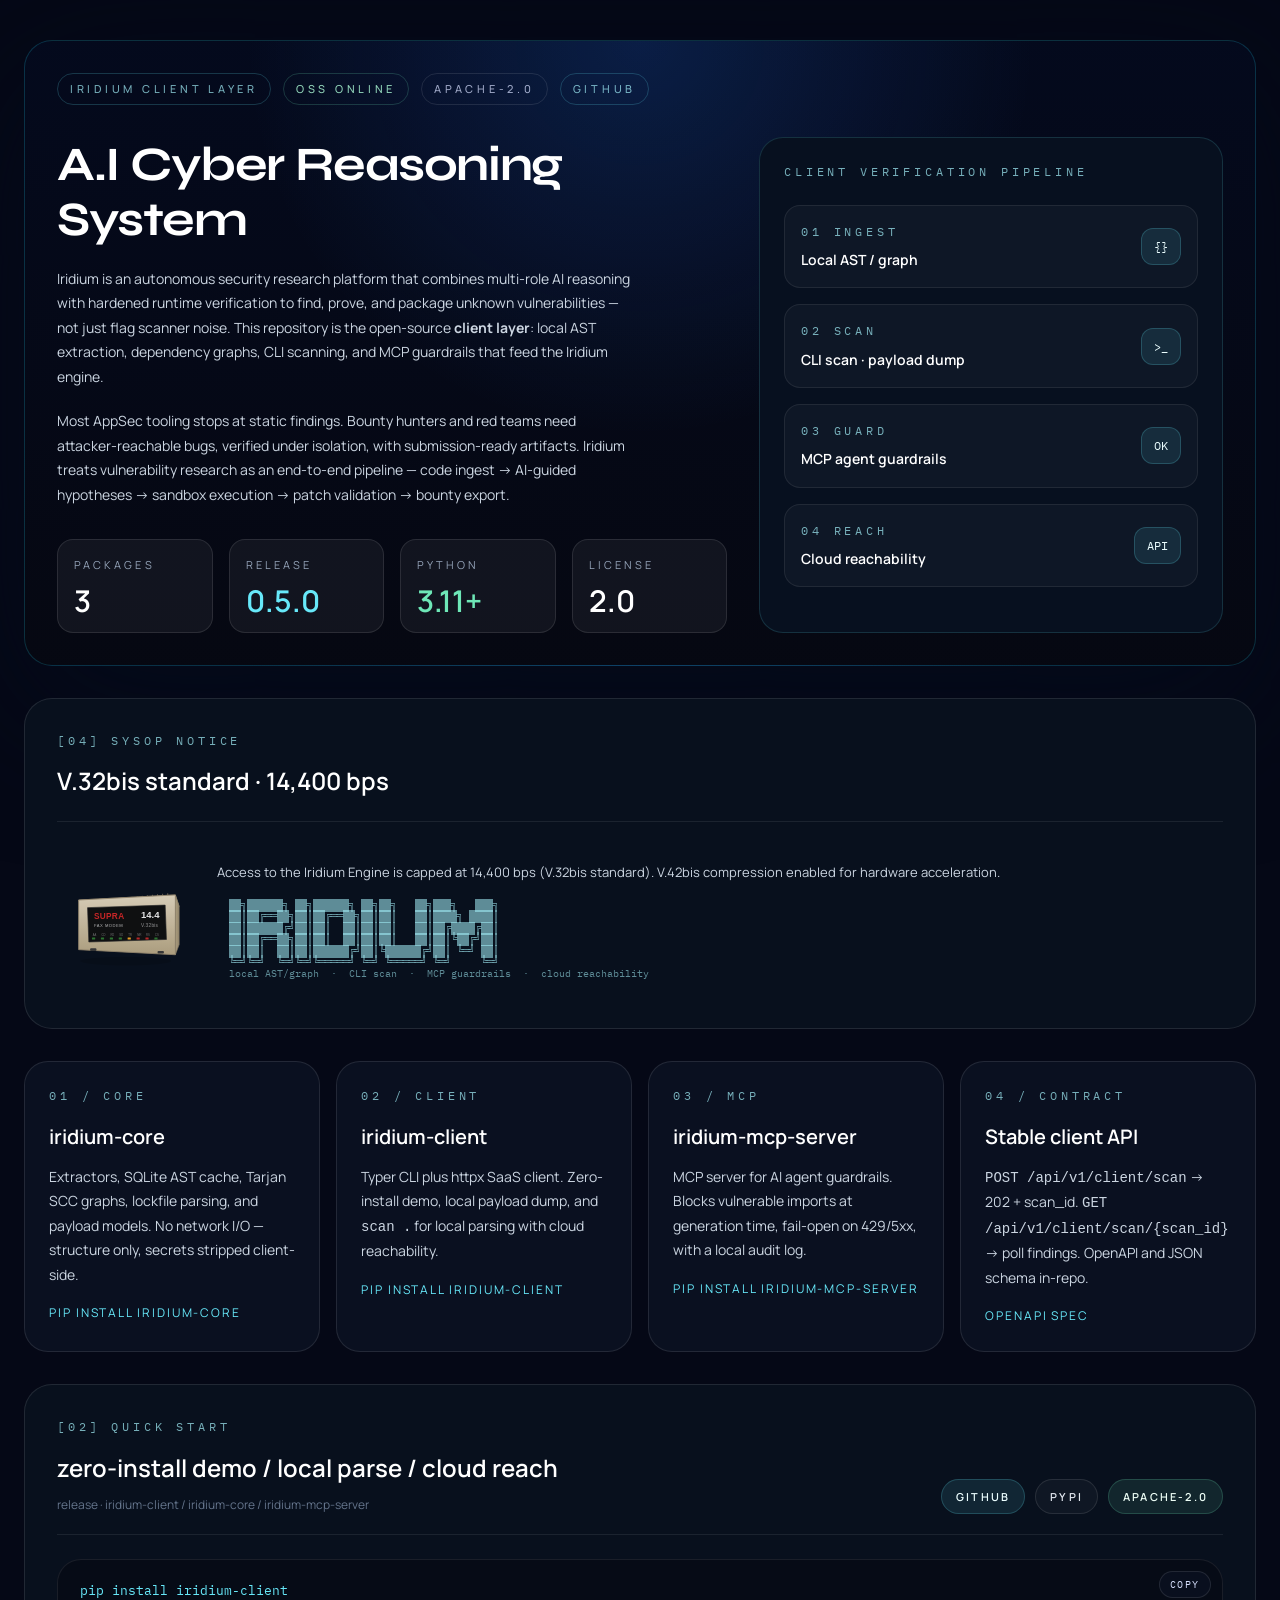
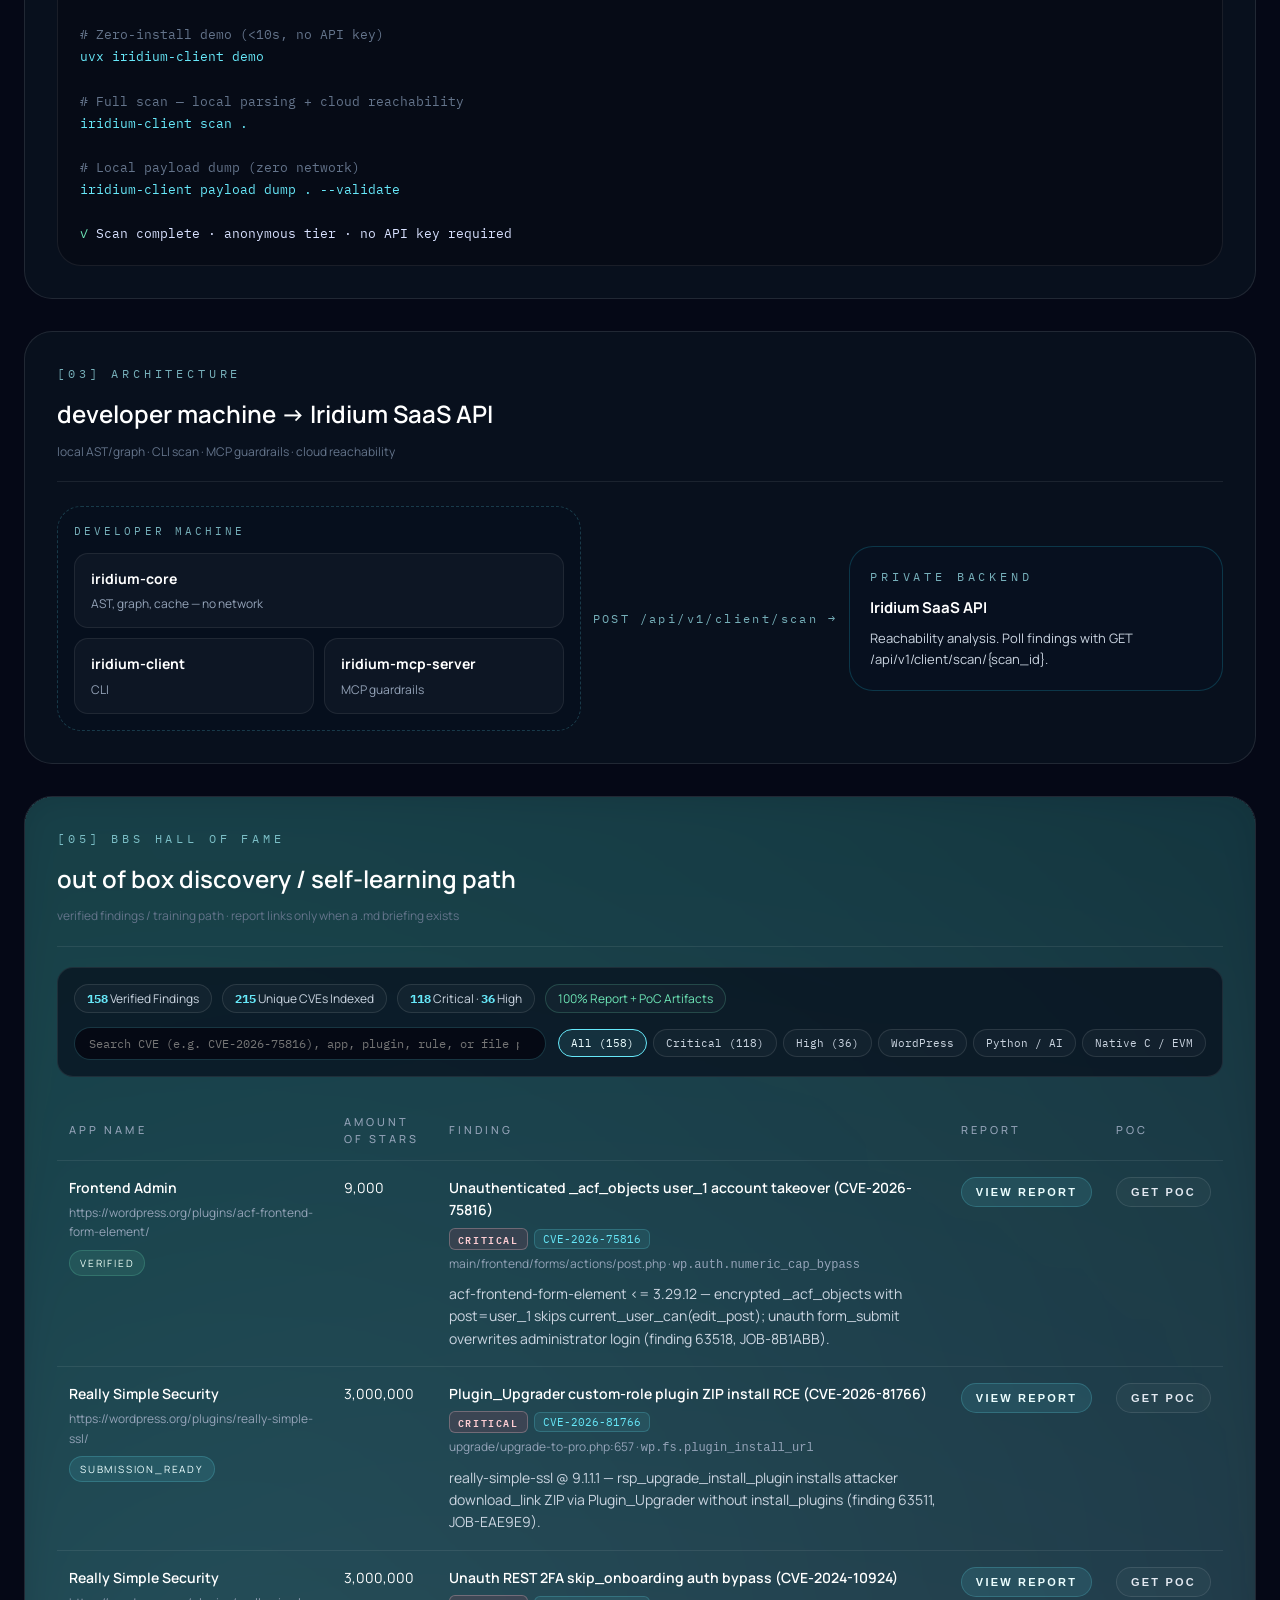
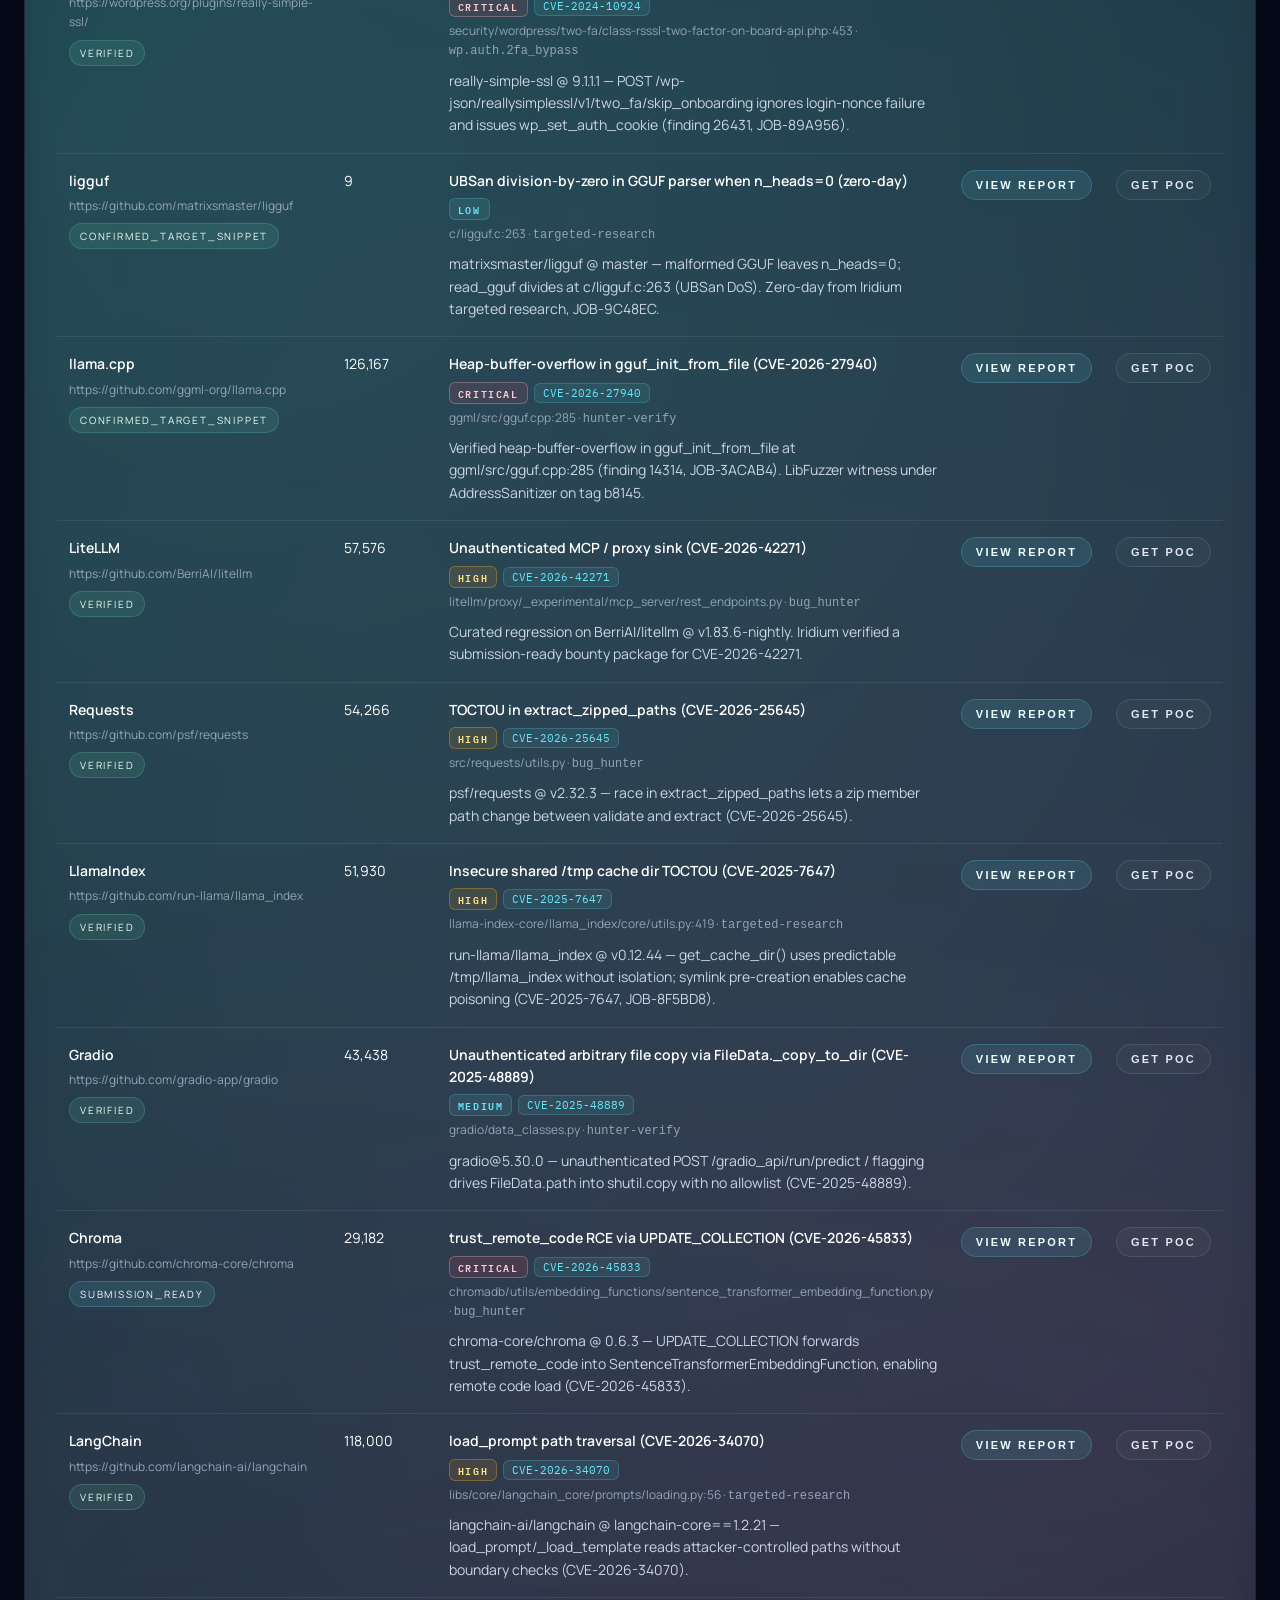
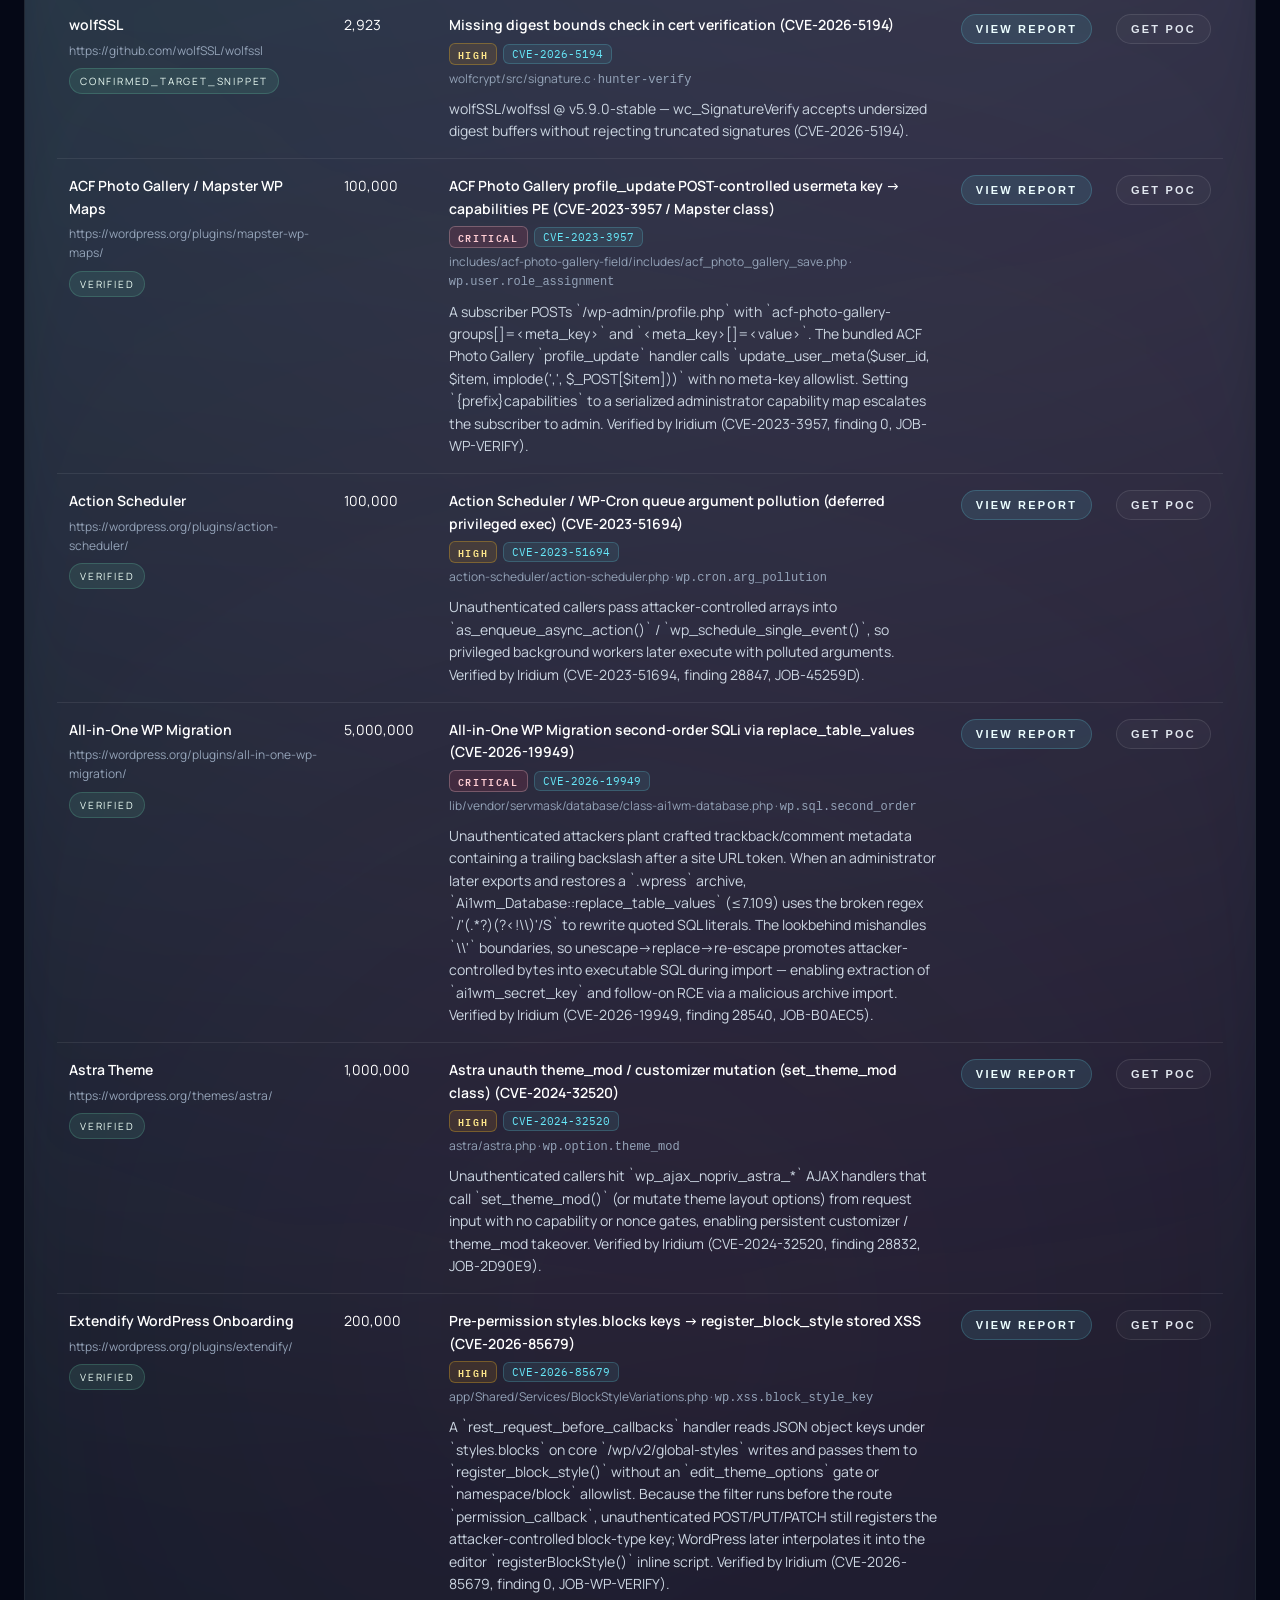
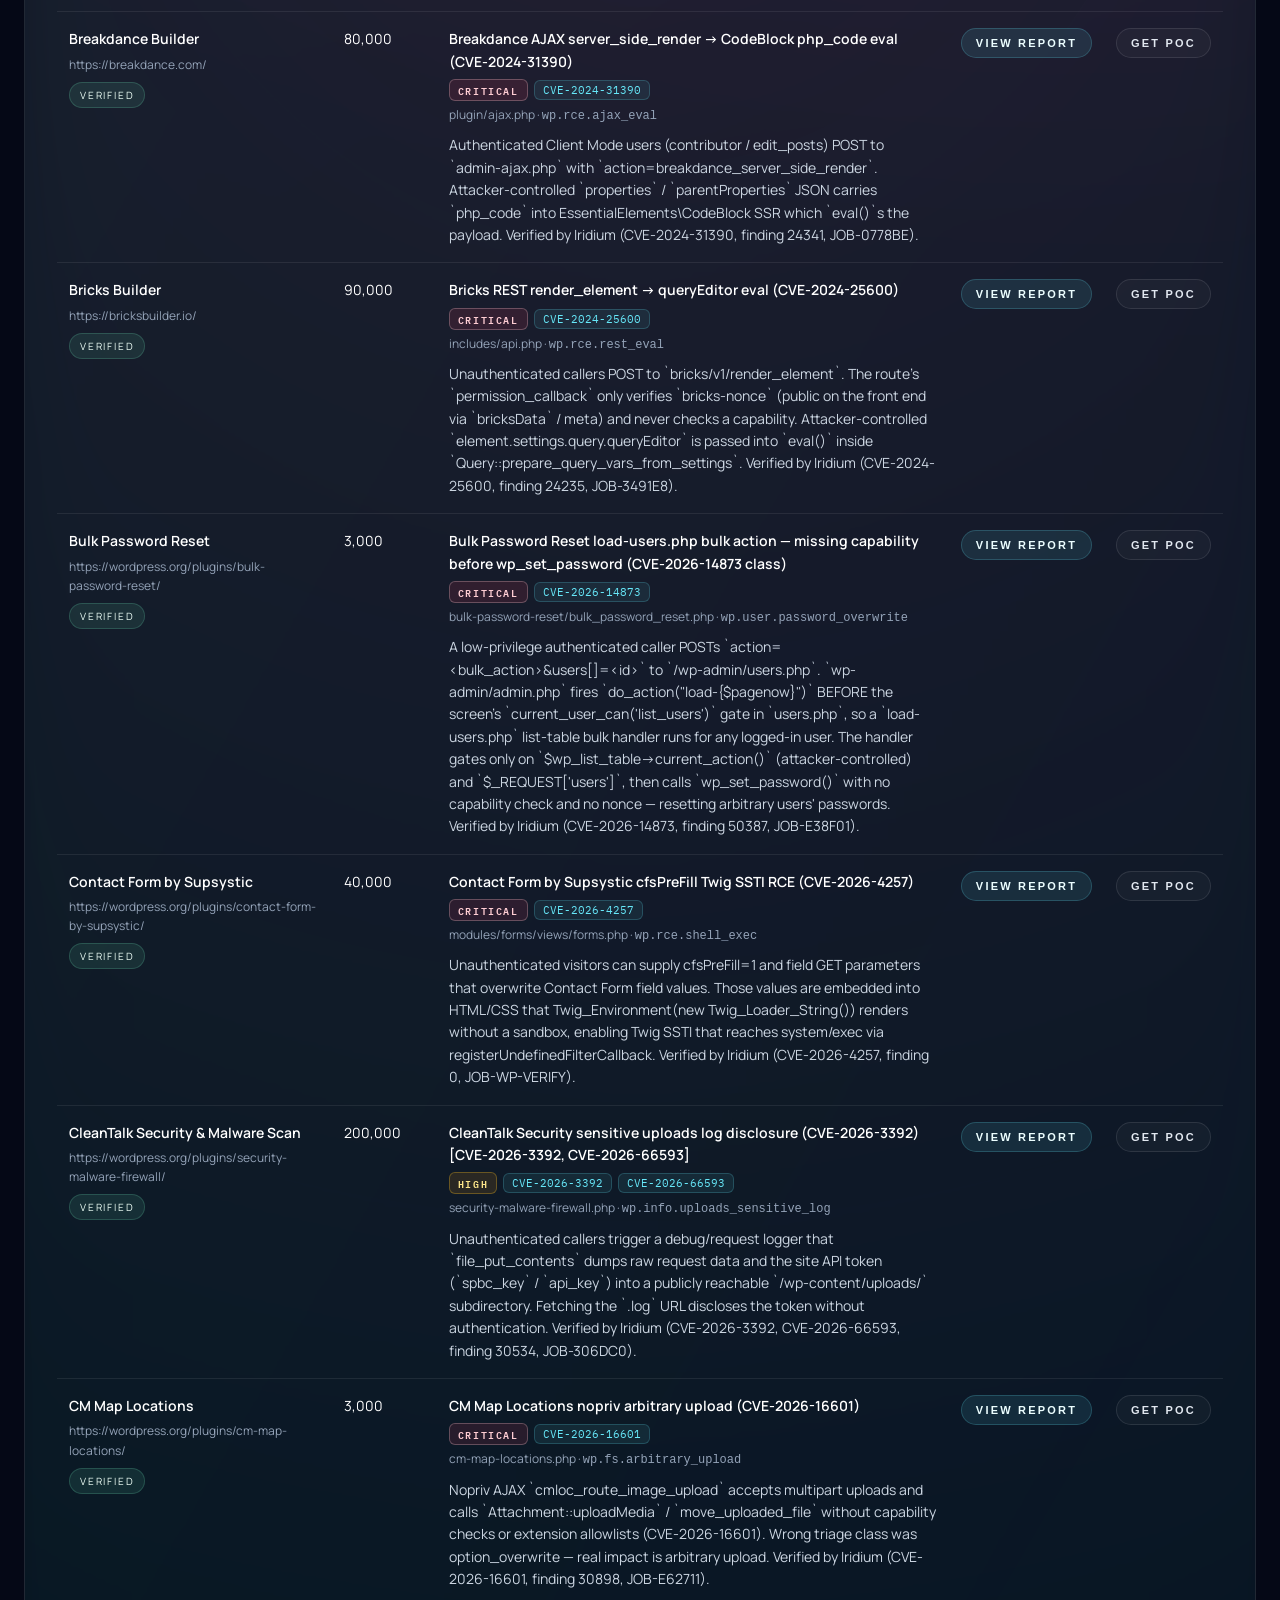
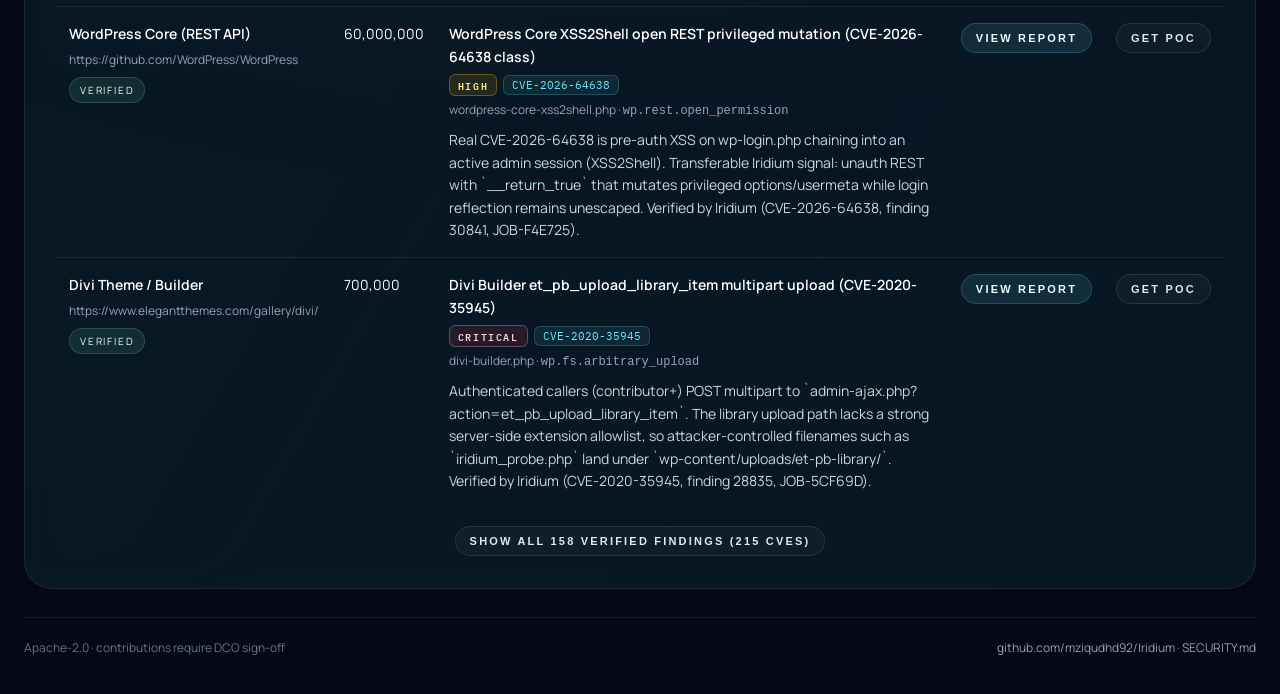
<file: docs/index.html>
<!DOCTYPE html>
<html lang="en">
<head>
  <meta charset="UTF-8" />
  <meta name="viewport" content="width=device-width, initial-scale=1.0" />
  <title>Iridium — A.I Cyber Reasoning System · Client Layer</title>
  <meta name="description" content="Open-source Iridium client layer: local AST extraction, CLI scanning, MCP guardrails, and cloud reachability. pip install iridium-client." />
  <meta name="theme-color" content="#050816" />
  <meta property="og:title" content="Iridium — A.I Cyber Reasoning System" />
  <meta property="og:description" content="Open-source client layer for the Iridium offensive research platform. Local AST/graph, CLI scan, MCP guardrails, cloud reachability." />
  <meta property="og:type" content="website" />
  <link rel="icon" type="image/svg+xml" href="favicon.svg" />
  <link rel="preconnect" href="https://fonts.googleapis.com" />
  <link rel="preconnect" href="https://fonts.gstatic.com" crossorigin />
  <link href="https://fonts.googleapis.com/css2?family=IBM+Plex+Mono:wght@400;500;600&family=Manrope:wght@400;500;600;700;800&family=Syne:wght@600;700;800&display=swap" rel="stylesheet" />
  <link rel="stylesheet" href="styles.css" />
</head>
<body>
  <a class="skip" href="#main">Skip to content</a>
  <main id="main" class="wrap">
    <section class="hero">
      <div class="kicker">
        <span class="pill">Iridium Client Layer</span>
        <span class="pill live">Oss Online</span>
        <span class="pill mute">Apache-2.0</span>
        <a class="pill" href="https://github.com/mziqudhd92/Iridium" target="_blank" rel="noopener noreferrer">GitHub</a>
      </div>

      <div class="hero-grid">
        <div>
          <h1>A.I Cyber Reasoning System</h1>
          <p class="lede">
            Iridium is an autonomous security research platform that combines multi-role AI reasoning
            with hardened runtime verification to find, prove, and package unknown vulnerabilities —
            not just flag scanner noise. This repository is the open-source
            <strong>client layer</strong>: local AST extraction, dependency graphs, CLI scanning, and
            MCP guardrails that feed the Iridium engine.
          </p>
          <p class="lede">
            Most AppSec tooling stops at static findings. Bounty hunters and red teams need
            attacker-reachable bugs, verified under isolation, with submission-ready artifacts.
            Iridium treats vulnerability research as an end-to-end pipeline — code ingest →
            AI-guided hypotheses → sandbox execution → patch validation → bounty export.
          </p>

          <div class="stats">
            <div class="stat">
              <span>Packages</span>
              <strong>3</strong>
            </div>
            <div class="stat">
              <span>Release</span>
              <strong class="accent">0.5.0</strong>
            </div>
            <div class="stat">
              <span>Python</span>
              <strong class="ok">3.11+</strong>
            </div>
            <div class="stat">
              <span>License</span>
              <strong>2.0</strong>
            </div>
          </div>
        </div>

        <aside class="pipeline" aria-label="Client pipeline">
          <div class="mono-label">Client Verification Pipeline</div>
          <div class="steps">
            <div class="step">
              <div class="step-row">
                <div>
                  <div class="mono-label">01 Ingest</div>
                  <h3>Local AST / graph</h3>
                </div>
                <div class="glyph">{}</div>
              </div>
            </div>
            <div class="step">
              <div class="step-row">
                <div>
                  <div class="mono-label">02 Scan</div>
                  <h3>CLI scan · payload dump</h3>
                </div>
                <div class="glyph">&gt;_</div>
              </div>
            </div>
            <div class="step">
              <div class="step-row">
                <div>
                  <div class="mono-label">03 Guard</div>
                  <h3>MCP agent guardrails</h3>
                </div>
                <div class="glyph">OK</div>
              </div>
            </div>
            <div class="step">
              <div class="step-row">
                <div>
                  <div class="mono-label">04 Reach</div>
                  <h3>Cloud reachability</h3>
                </div>
                <div class="glyph">API</div>
              </div>
            </div>
          </div>
        </aside>
      </div>
    </section>

    <section class="panel" aria-labelledby="sysop">
      <div class="panel-head">
        <div>
          <div class="mono-label">[04] SysOp Notice</div>
          <h2 id="sysop">V.32bis standard · 14,400 bps</h2>
        </div>
      </div>
      <div class="sysop">
        <img src="assets/v32bis-modem.svg" width="220" height="150" alt="SupraFAXModem 14.4 V.32bis style illustration" />
        <div>
          <p>
            Access to the Iridium Engine is capped at 14,400 bps (V.32bis standard).
            V.42bis compression enabled for hardware acceleration.
          </p>
          <pre class="nfo" aria-hidden="true">  ██╗██████╗ ██╗██████╗ ██╗██╗   ██╗███╗   ███╗
  ██║██╔══██╗██║██╔══██╗██║██║   ██║████╗ ████║
  ██║██████╔╝██║██║  ██║██║██║   ██║██╔████╔██║
  ██║██╔══██╗██║██║  ██║██║██║   ██║██║╚██╔╝██║
  ██║██║  ██║██║██████╔╝██║╚██████╔╝██║ ╚═╝ ██║
  ╚═╝╚═╝  ╚═╝╚═╝╚═════╝ ╚═╝ ╚═════╝ ╚═╝     ╚═╝
  local AST/graph  ·  CLI scan  ·  MCP guardrails  ·  cloud reachability</pre>
        </div>
      </div>
    </section>

    <section class="modules" aria-label="Packages">
      <article class="module">
        <div class="mono-label">01 / Core</div>
        <h2>iridium-core</h2>
        <p>
          Extractors, SQLite AST cache, Tarjan SCC graphs, lockfile parsing, and payload models.
          No network I/O — structure only, secrets stripped client-side.
        </p>
        <a href="https://pypi.org/project/iridium-core/">pip install iridium-core</a>
      </article>
      <article class="module">
        <div class="mono-label">02 / Client</div>
        <h2>iridium-client</h2>
        <p>
          Typer CLI plus httpx SaaS client. Zero-install demo, local payload dump, and
          <code>scan .</code> for local parsing with cloud reachability.
        </p>
        <a href="https://pypi.org/project/iridium-client/">pip install iridium-client</a>
      </article>
      <article class="module">
        <div class="mono-label">03 / Mcp</div>
        <h2>iridium-mcp-server</h2>
        <p>
          MCP server for AI agent guardrails. Blocks vulnerable imports at generation time,
          fail-open on 429/5xx, with a local audit log.
        </p>
        <a href="https://pypi.org/project/iridium-mcp-server/">pip install iridium-mcp-server</a>
      </article>
      <article class="module">
        <div class="mono-label">04 / Contract</div>
        <h2>Stable client API</h2>
        <p>
          <code>POST /api/v1/client/scan</code> → 202 + scan_id.
          <code>GET /api/v1/client/scan/{scan_id}</code> → poll findings.
          OpenAPI and JSON schema in-repo.
        </p>
        <a href="https://github.com/mziqudhd92/Iridium/blob/main/openapi/client-scan-api-v1.yaml">OpenAPI spec</a>
      </article>
    </section>

    <section class="panel" aria-labelledby="quickstart">
      <div class="panel-head">
        <div>
          <div class="mono-label">[02] Quick Start</div>
          <h2 id="quickstart">zero-install demo / local parse / cloud reach</h2>
          <p>release · iridium-client / iridium-core / iridium-mcp-server</p>
        </div>
        <div class="actions">
          <a class="btn" href="https://github.com/mziqudhd92/Iridium">GitHub</a>
          <a class="btn ghost" href="https://pypi.org/project/iridium-client/">PyPI</a>
          <a class="btn ok" href="https://github.com/mziqudhd92/Iridium/blob/main/LICENSE">Apache-2.0</a>
        </div>
      </div>

      <div class="term-wrap">
        <button class="copy" type="button" data-copy="pip install iridium-client

# Zero-install demo (&lt;10s, no API key)
uvx iridium-client demo

# Full scan — local parsing + cloud reachability
iridium-client scan .

# Local payload dump (zero network)
iridium-client payload dump . --validate">Copy</button>
        <pre class="term"><span class="cmd">pip install iridium-client</span>

<span class="cmt"># Zero-install demo (&lt;10s, no API key)</span>
<span class="cmd">uvx iridium-client demo</span>

<span class="cmt"># Full scan — local parsing + cloud reachability</span>
<span class="cmd">iridium-client scan .</span>

<span class="cmt"># Local payload dump (zero network)</span>
<span class="cmd">iridium-client payload dump . --validate</span>

<span class="ok">✓</span> Scan complete · anonymous tier · no API key required</pre>
      </div>
    </section>

    <section class="panel" aria-labelledby="architecture">
      <div class="panel-head">
        <div>
          <div class="mono-label">[03] Architecture</div>
          <h2 id="architecture">developer machine → Iridium SaaS API</h2>
          <p>local AST/graph · CLI scan · MCP guardrails · cloud reachability</p>
        </div>
      </div>

      <div class="flow">
        <div class="local">
          <div class="local-title">Developer machine</div>
          <div class="nodes">
            <div class="node span">
              <strong>iridium-core</strong>
              <span>AST, graph, cache — no network</span>
            </div>
            <div class="node">
              <strong>iridium-client</strong>
              <span>CLI</span>
            </div>
            <div class="node">
              <strong>iridium-mcp-server</strong>
              <span>MCP guardrails</span>
            </div>
          </div>
        </div>
        <div class="arrow">POST /api/v1/client/scan →</div>
        <div class="arrow mobile">↓ POST /api/v1/client/scan</div>
        <div class="cloud">
          <div class="mono-label">Private backend</div>
          <strong>Iridium SaaS API</strong>
          <p>Reachability analysis. Poll findings with GET /api/v1/client/scan/{scan_id}.</p>
        </div>
      </div>
    </section>

    <section class="panel hall-of-fame" aria-labelledby="hall">
      <div class="panel-head">
        <div>
          <div class="mono-label">[05] BBS Hall Of Fame</div>
          <h2 id="hall">out of box discovery / self-learning path</h2>
          <p>verified findings / training path · report links only when a .md briefing exists</p>
        </div>
      </div>
      <div class="board-wrap" data-findings-board>
        <table class="board">
          <thead>
            <tr>
              <th>App Name</th>
              <th>Amount Of Stars</th>
              <th>Finding</th>
              <th>Report</th>
              <th>PoC</th>
            </tr>
          </thead>
          <tbody data-findings-rows>
            <tr>
              <td class="board-empty" colspan="5">Loading website findings board…</td>
            </tr>
          </tbody>
        </table>
      </div>
    </section>

    <footer>
      <span>Apache-2.0 · contributions require DCO sign-off</span>
      <span>
        <a href="https://github.com/mziqudhd92/Iridium">github.com/mziqudhd92/Iridium</a>
        ·
        <a href="https://github.com/mziqudhd92/Iridium/blob/main/SECURITY.md">SECURITY.md</a>
      </span>
    </footer>
  </main>
  <div id="term-modal" class="modal" hidden>
    <div class="crt" role="dialog" aria-modal="true" aria-labelledby="crt-title">
      <div class="crt-bar">
        <span class="crt-dots" aria-hidden="true"><i></i><i></i><i></i></span>
        <span id="crt-title" class="crt-title" data-crt-title>SYSOP TTY</span>
        <button type="button" class="crt-x" data-crt-close aria-label="Close terminal">×</button>
      </div>
      <div class="crt-screen" data-crt-screen></div>
    </div>
  </div>
  <script>
    async function copyText(text) {
      try {
        await navigator.clipboard.writeText(text);
        return true;
      } catch {
        const ta = document.createElement("textarea");
        ta.value = text;
        ta.setAttribute("readonly", "");
        ta.style.position = "fixed";
        ta.style.left = "-9999px";
        document.body.appendChild(ta);
        ta.select();
        try {
          return document.execCommand("copy");
        } finally {
          ta.remove();
        }
      }
    }

    document.querySelectorAll(".copy").forEach((btn) => {
      btn.addEventListener("click", async () => {
        const raw = btn.getAttribute("data-copy") || "";
        const text = raw.replaceAll("&lt;", "<").replaceAll("&gt;", ">");
        const ok = await copyText(text);
        btn.textContent = ok ? "Copied" : "Failed";
        setTimeout(() => { btn.textContent = "Copy"; }, 1600);
      });
    });
  </script>
  <script src="board.js"></script>
</body>
</html>
</file>
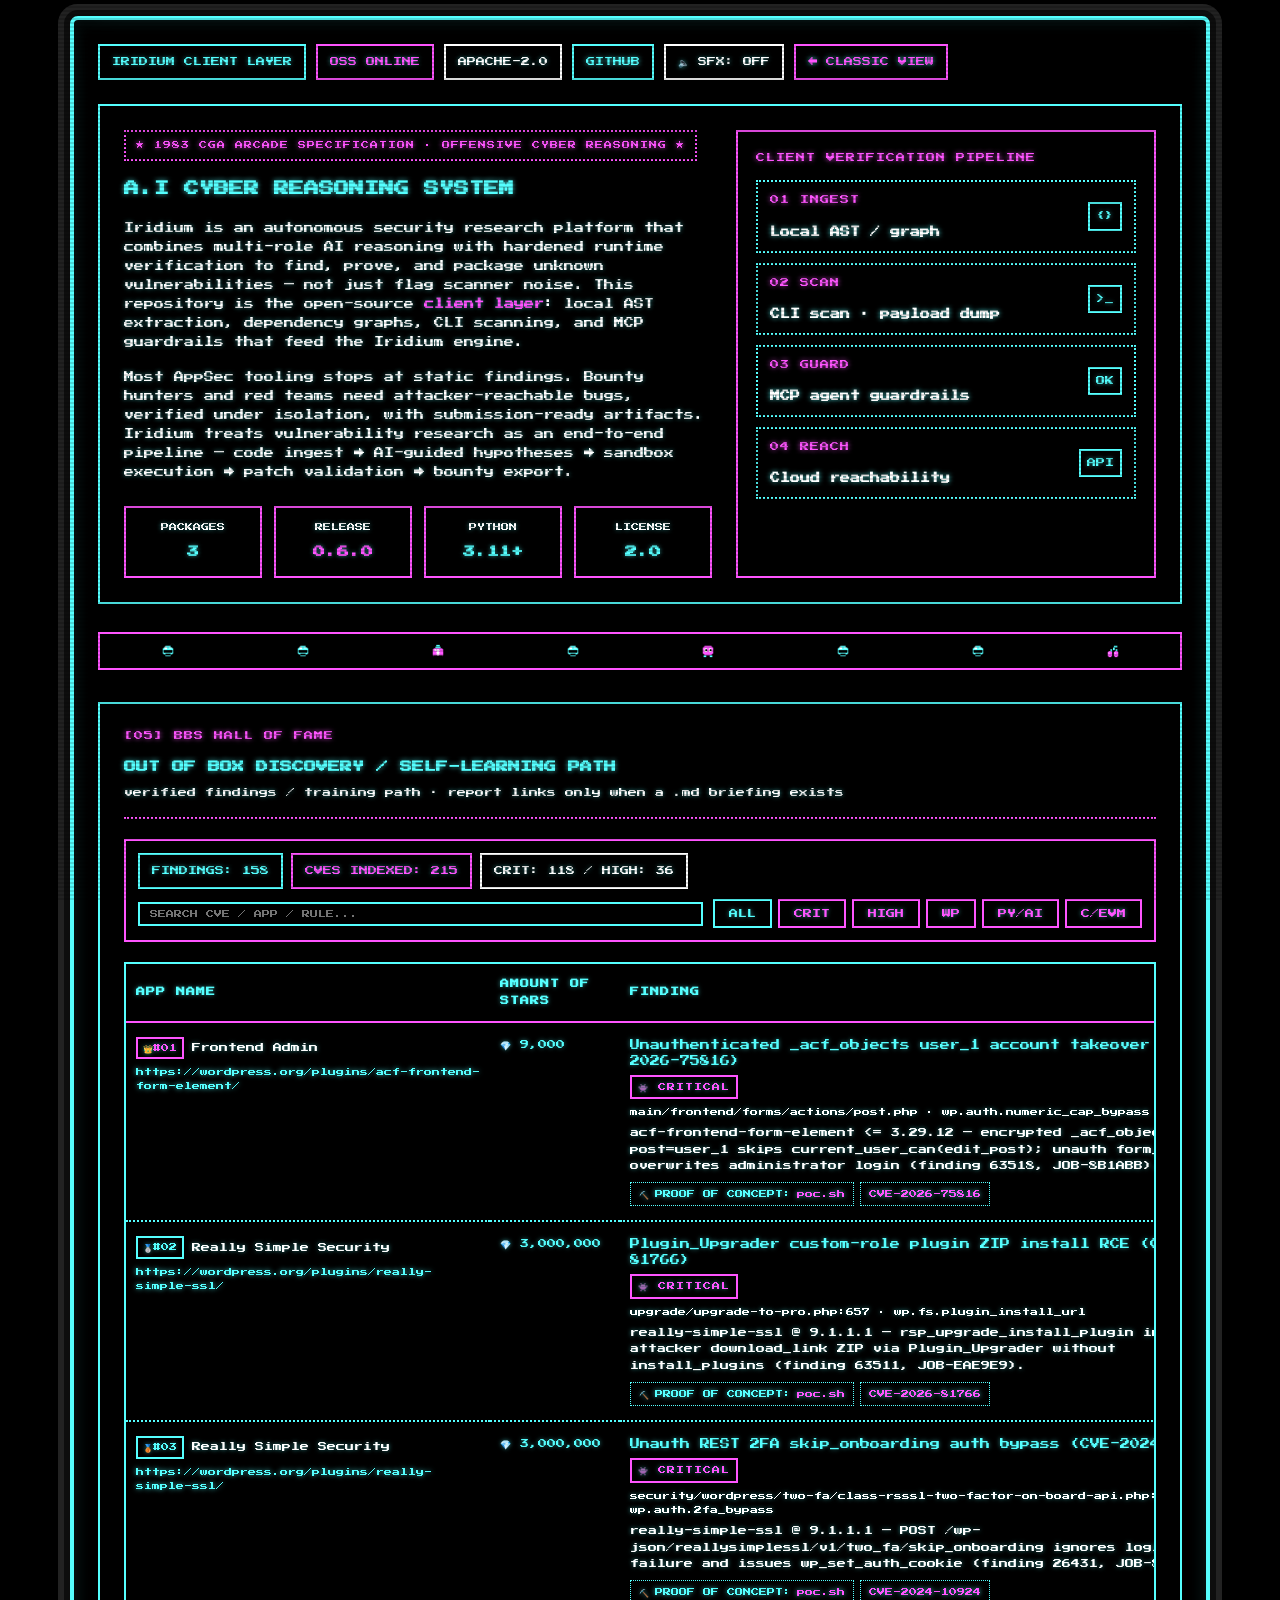
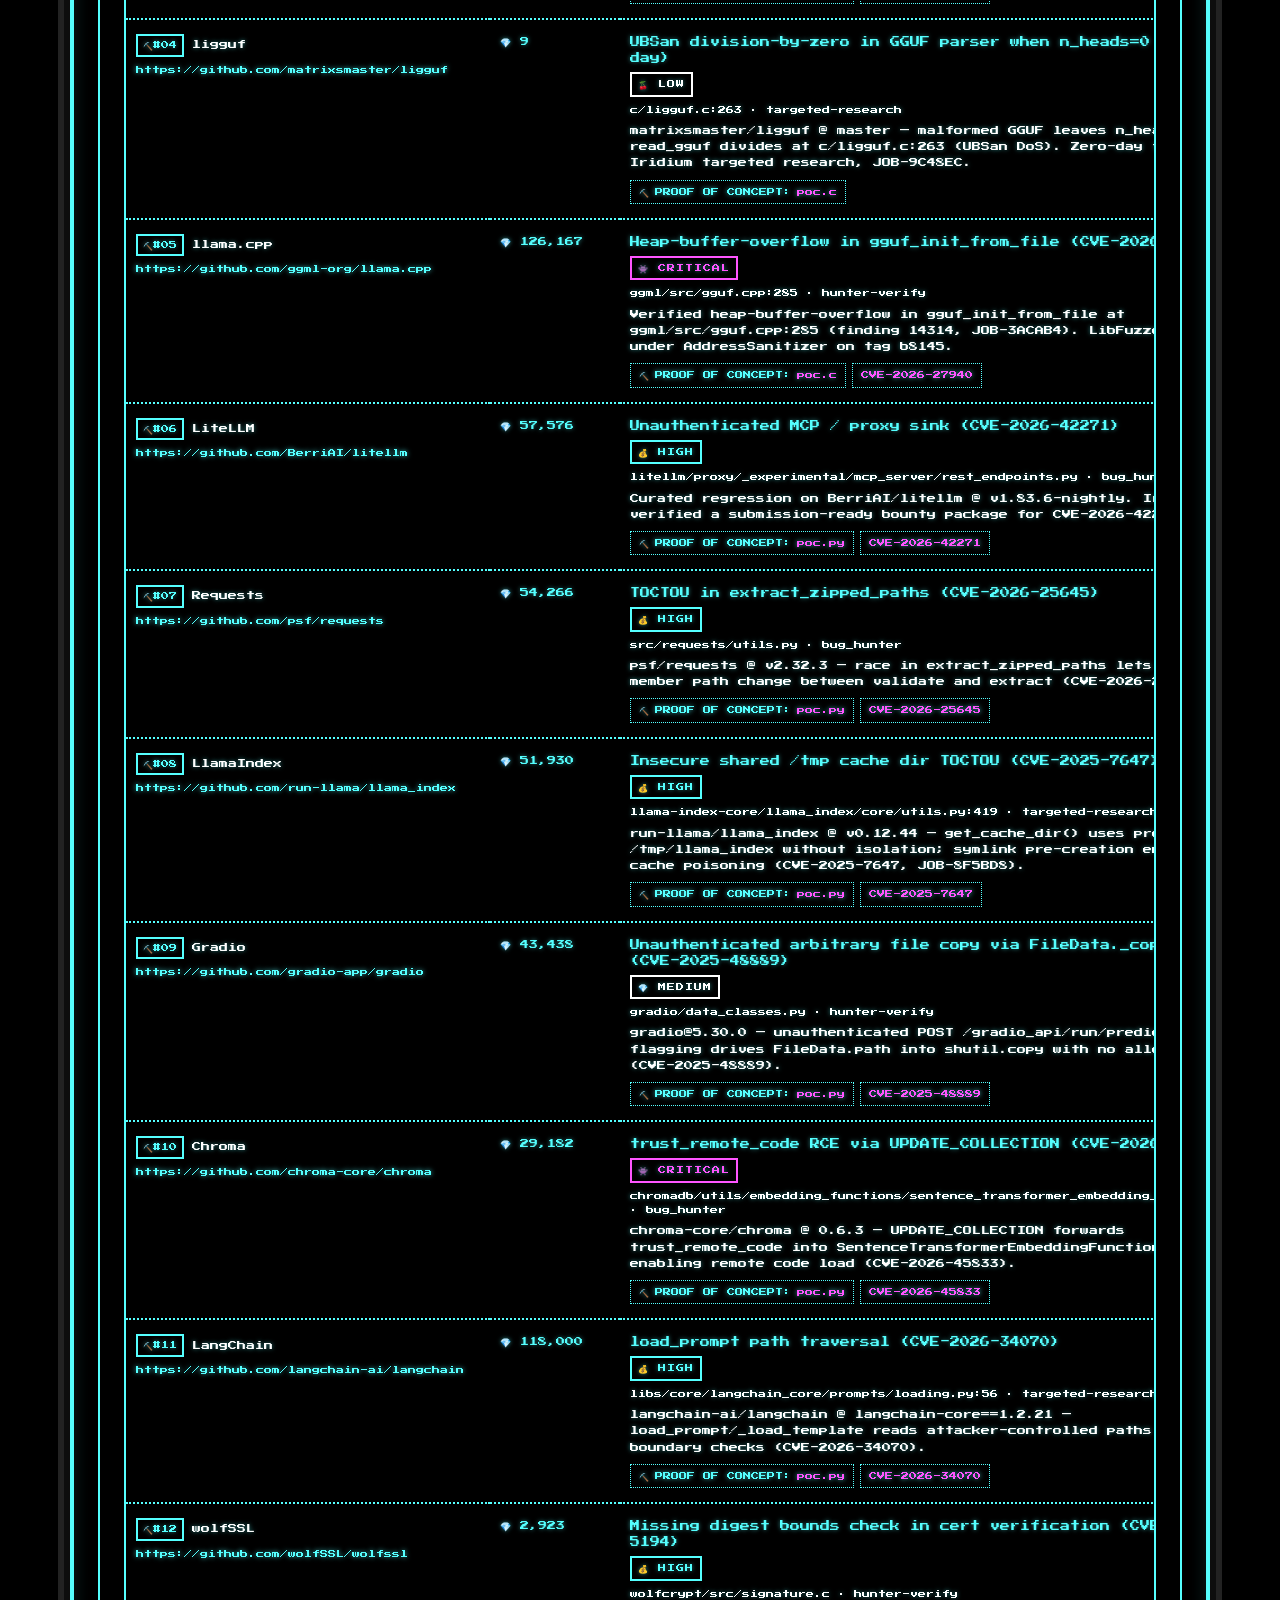
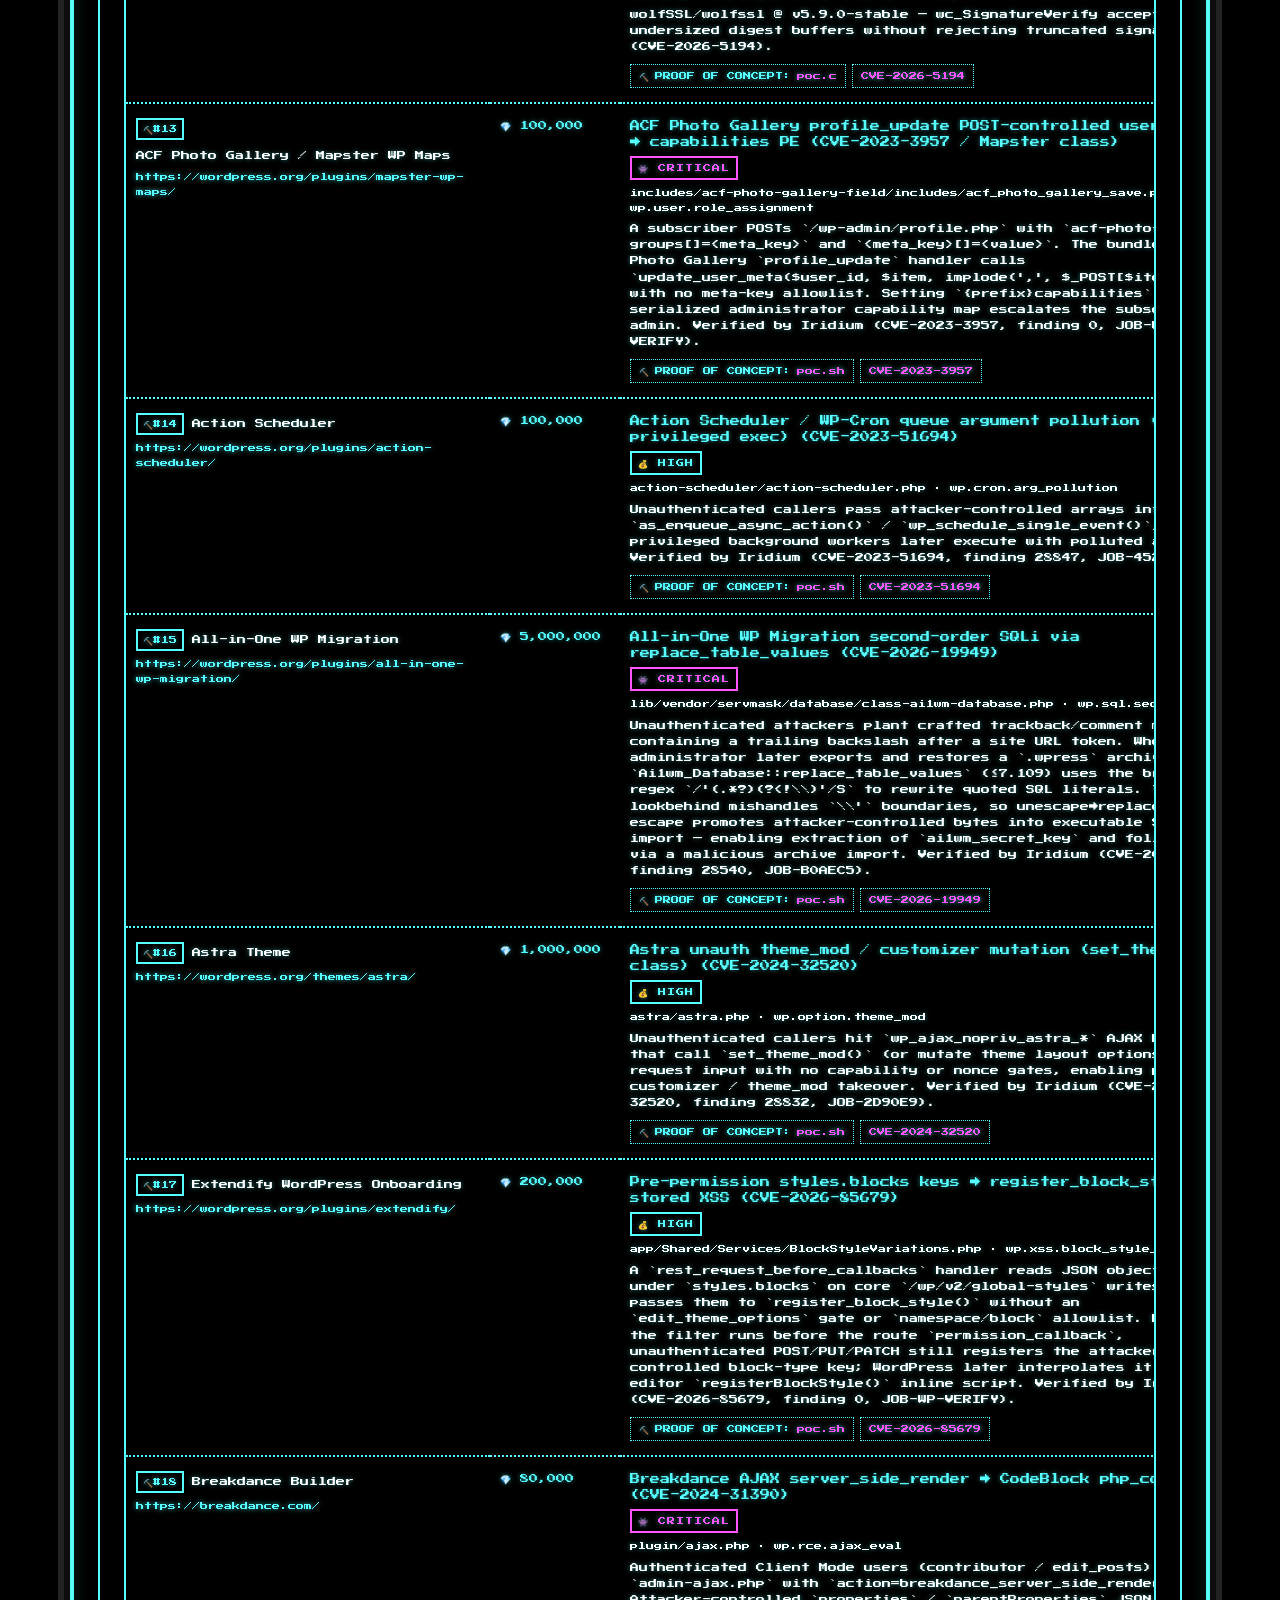
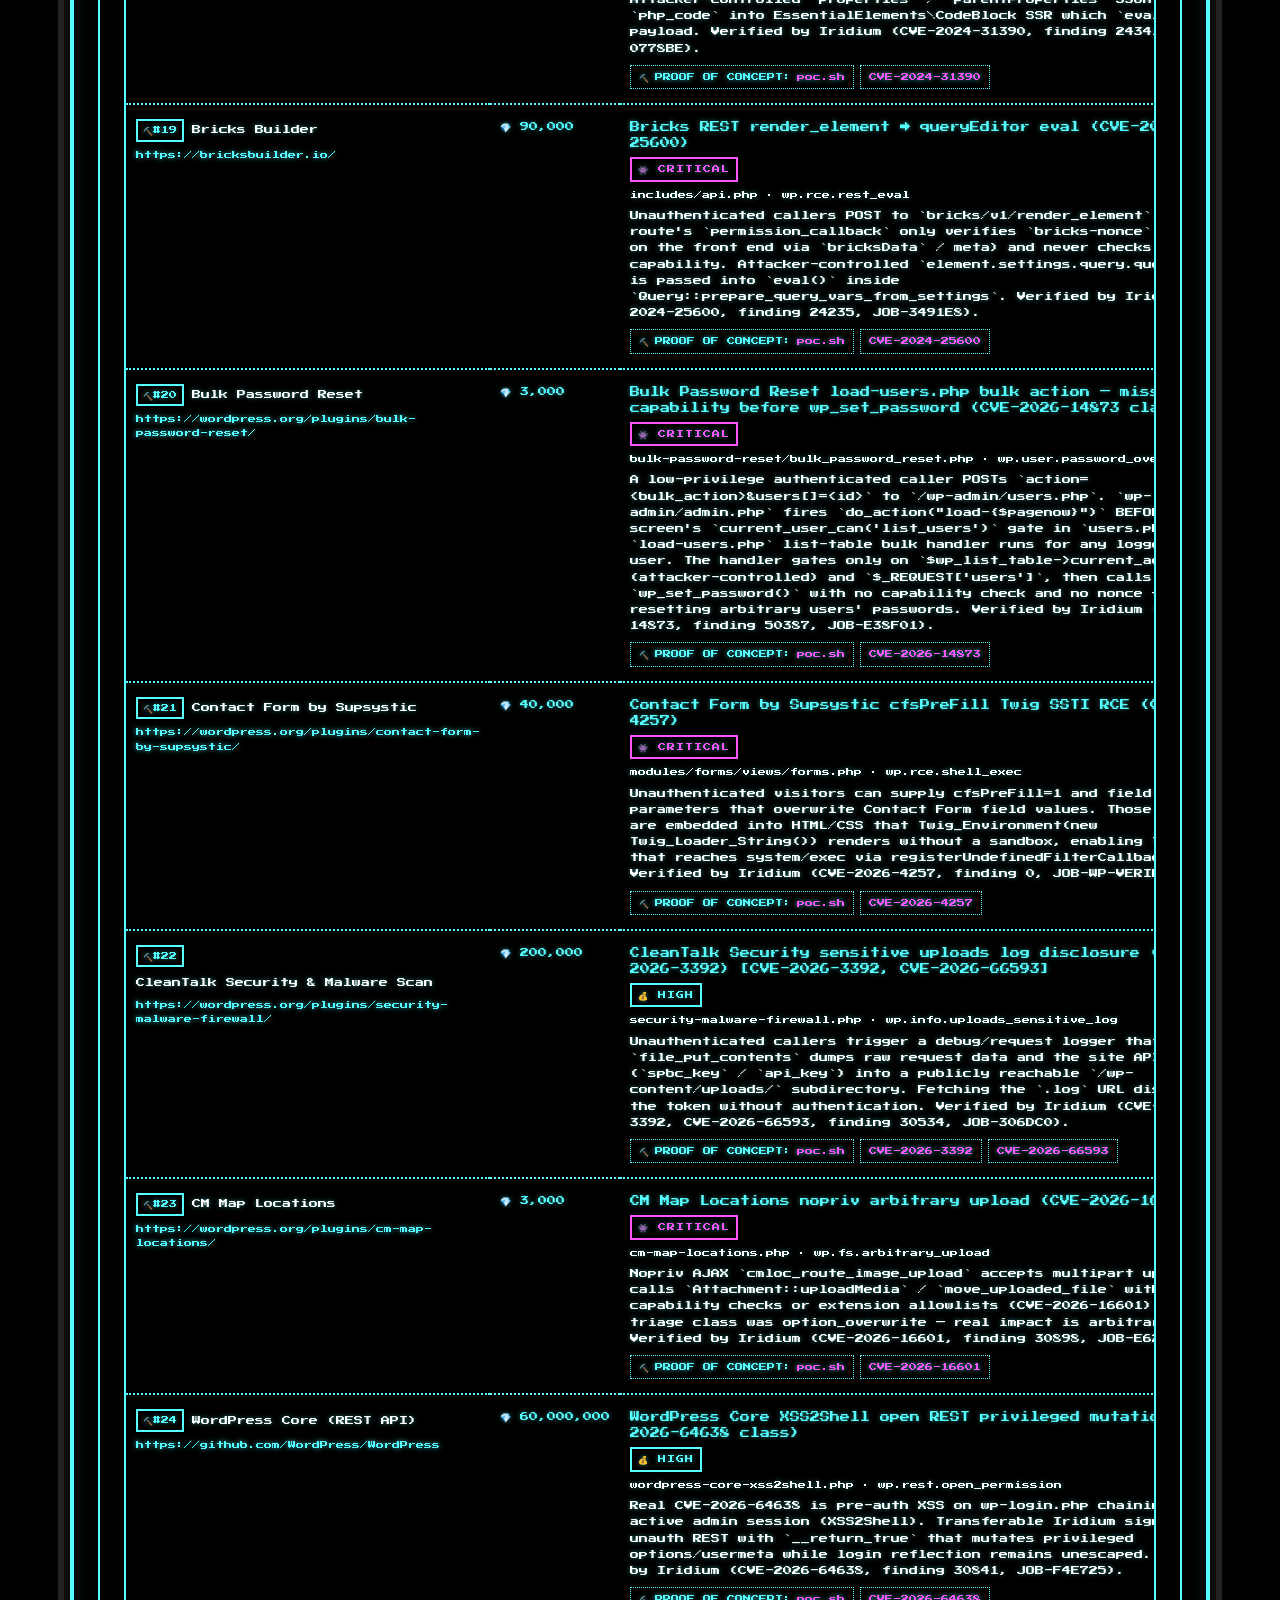
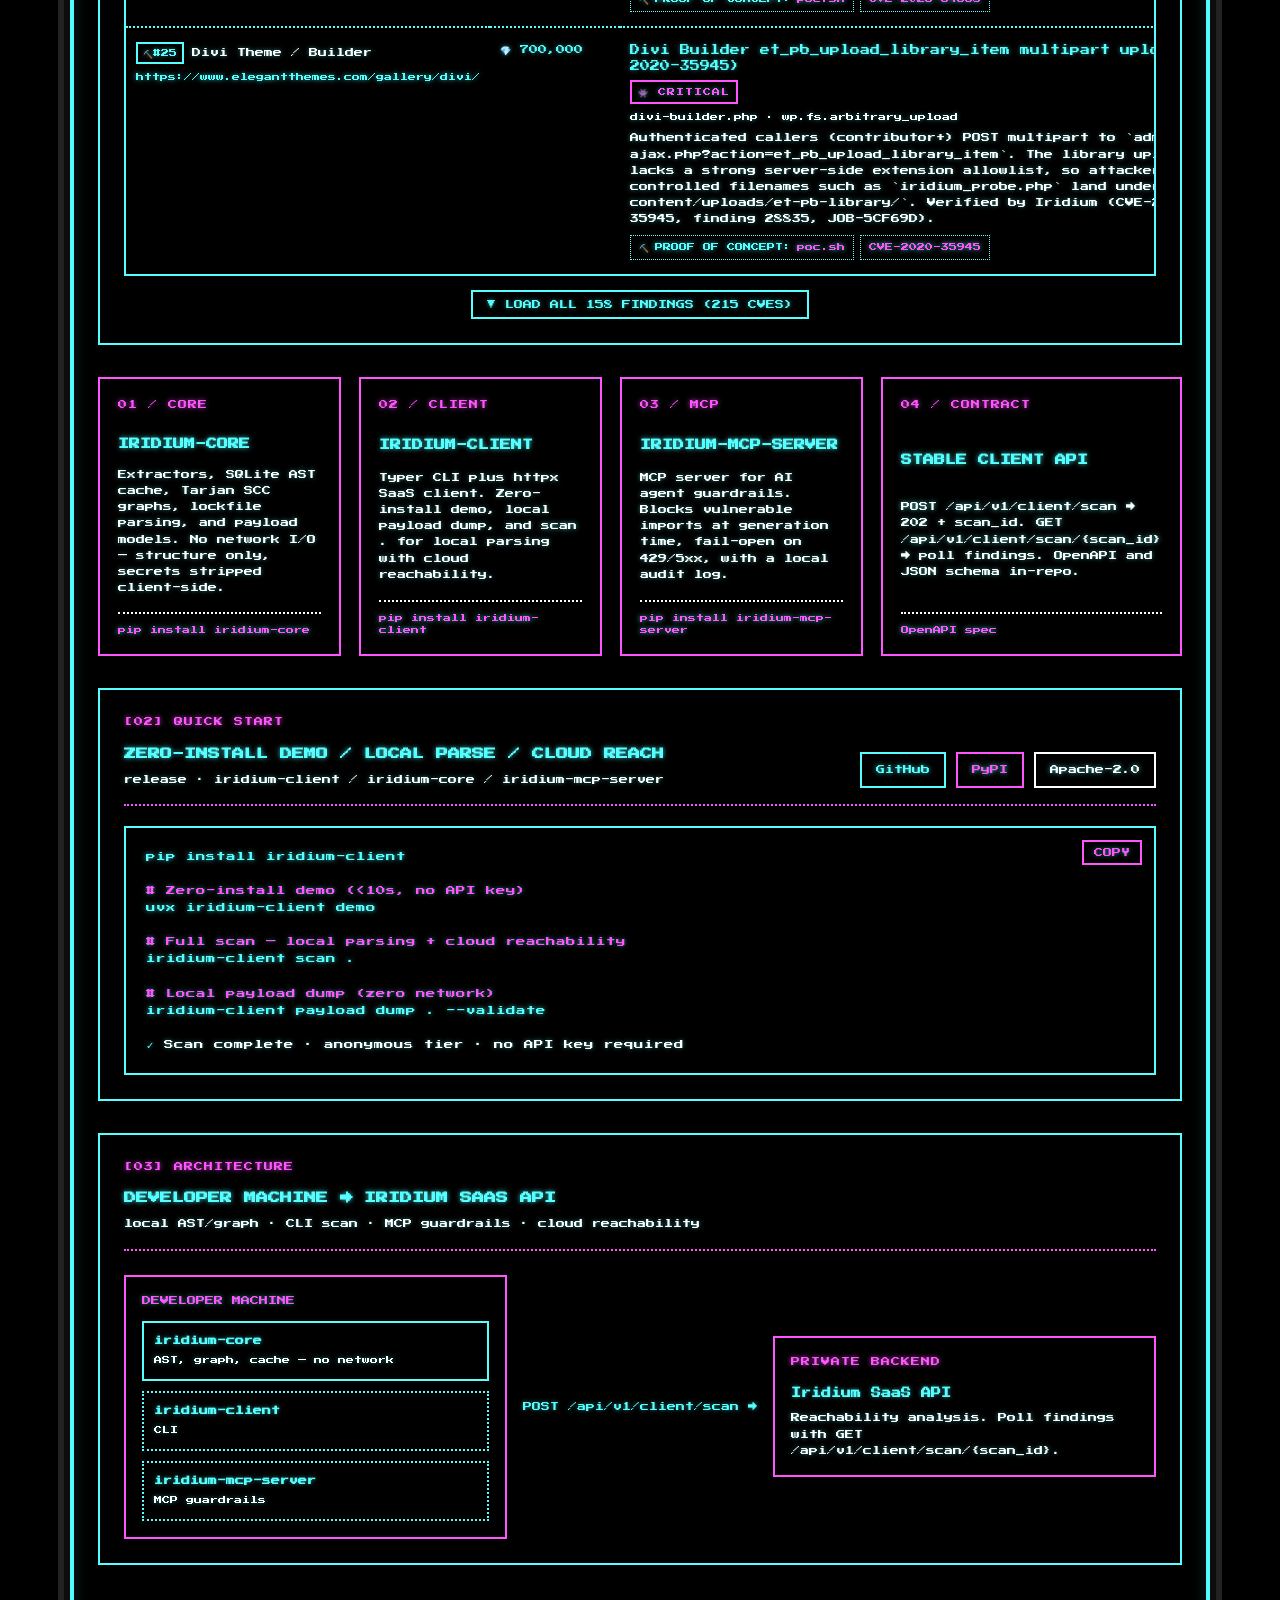
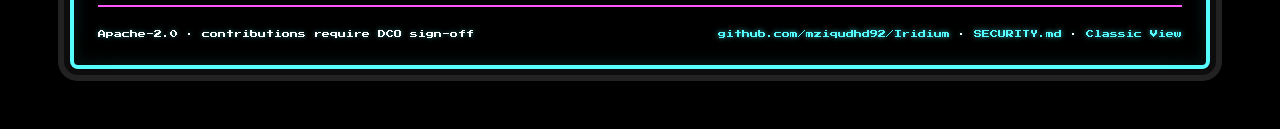
<file: docs/digger/index.html>
<!DOCTYPE html>
<html lang="en">
<head>
  <meta charset="UTF-8" />
  <meta name="viewport" content="width=device-width, initial-scale=1.0" />
  <title>Iridium — Digger Edition · A.I Cyber Reasoning System</title>
  <meta name="description" content="Classic 1983 Digger CGA arcade edition of the open-source Iridium client layer: local AST extraction, CLI scanning, MCP guardrails, and cloud reachability." />
  <meta name="theme-color" content="#000000" />
  <meta property="og:title" content="Iridium — Digger Arcade Edition" />
  <meta property="og:description" content="Open-source client layer for the Iridium offensive research platform in 1983 CGA Digger graphics and arcade style." />
  <meta property="og:type" content="website" />
  <link rel="icon" type="image/svg+xml" href="favicon.svg" />
  <link rel="stylesheet" href="styles.css" />
</head>
<body>
  <!-- Strict 4-Color CGA Mode 4 Palette 1 SVG Sprites: #000000, #ffffff, #55ffff, #ff55ff -->
  <svg xmlns="http://www.w3.org/2000/svg" style="display:none;" shape-rendering="crispEdges">
    <defs>
      <!-- 1. Digger (16x16) -->
      <symbol id="spr-digger" viewBox="0 0 16 16">
        <rect x="3" y="1" width="8" height="2" fill="#55ffff"/>
        <rect x="2" y="3" width="10" height="9" fill="#55ffff"/>
        <!-- Eye -->
        <rect x="7" y="3" width="4" height="4" fill="#ffffff"/>
        <rect x="9" y="4" width="2" height="2" fill="#000000"/>
        <!-- Mouth cavity -->
        <rect x="8" y="7" width="6" height="4" fill="#000000"/>
        <!-- Mouth tongue/throat -->
        <rect x="8" y="8" width="3" height="2" fill="#ff55ff"/>
        <!-- Upper & lower shovel scoops -->
        <rect x="13" y="6" width="3" height="2" fill="#ffffff"/>
        <rect x="13" y="10" width="3" height="2" fill="#ffffff"/>
        <!-- Wheels / Treads -->
        <rect x="1" y="12" width="13" height="3" fill="#ffffff"/>
        <rect x="2" y="13" width="2" height="1" fill="#000000"/>
        <rect x="6" y="13" width="2" height="1" fill="#000000"/>
        <rect x="10" y="13" width="2" height="1" fill="#000000"/>
      </symbol>

      <!-- 2. Emerald Gem (16x16) -->
      <symbol id="spr-emerald" viewBox="0 0 16 16">
        <rect x="5" y="2" width="6" height="12" fill="#55ffff"/>
        <rect x="3" y="4" width="10" height="8" fill="#55ffff"/>
        <rect x="2" y="5" width="12" height="6" fill="#55ffff"/>
        <rect x="3" y="7" width="10" height="3" fill="#000000"/>
        <rect x="4" y="4" width="3" height="2" fill="#ffffff"/>
        <rect x="4" y="3" width="2" height="1" fill="#ffffff"/>
        <rect x="9" y="4" width="3" height="1" fill="#ffffff"/>
        <rect x="5" y="11" width="6" height="2" fill="#000000"/>
      </symbol>

      <!-- 3. Gold Bag (16x16) -->
      <symbol id="spr-goldbag" viewBox="0 0 16 16">
        <rect x="6" y="1" width="4" height="2" fill="#55ffff"/>
        <rect x="5" y="3" width="6" height="2" fill="#55ffff"/>
        <rect x="3" y="5" width="10" height="9" fill="#ff55ff"/>
        <rect x="2" y="6" width="12" height="7" fill="#ff55ff"/>
        <rect x="3" y="13" width="10" height="2" fill="#000000"/>
        <rect x="7" y="6" width="2" height="7" fill="#ffffff"/>
        <rect x="6" y="7" width="4" height="1" fill="#ffffff"/>
        <rect x="6" y="9" width="4" height="1" fill="#ffffff"/>
        <rect x="6" y="11" width="4" height="1" fill="#ffffff"/>
        <rect x="4" y="6" width="2" height="2" fill="#ffffff"/>
      </symbol>

      <!-- 4. Nobbin (16x16) -->
      <symbol id="spr-nobbin" viewBox="0 0 16 16">
        <rect x="4" y="2" width="8" height="11" fill="#ff55ff"/>
        <rect x="2" y="4" width="12" height="7" fill="#ff55ff"/>
        <rect x="3" y="3" width="10" height="9" fill="#ff55ff"/>
        <rect x="4" y="5" width="3" height="4" fill="#ffffff"/>
        <rect x="9" y="5" width="3" height="4" fill="#ffffff"/>
        <rect x="5" y="6" width="2" height="2" fill="#000000"/>
        <rect x="10" y="6" width="2" height="2" fill="#000000"/>
        <rect x="3" y="13" width="3" height="2" fill="#55ffff"/>
        <rect x="10" y="13" width="3" height="2" fill="#55ffff"/>
      </symbol>

      <!-- 5. Cherry Bonus (16x16) -->
      <symbol id="spr-cherry" viewBox="0 0 16 16">
        <rect x="9" y="2" width="4" height="2" fill="#55ffff"/>
        <rect x="8" y="4" width="2" height="3" fill="#55ffff"/>
        <rect x="5" y="6" width="2" height="3" fill="#55ffff"/>
        <rect x="11" y="6" width="2" height="3" fill="#55ffff"/>
        <rect x="2" y="9" width="5" height="5" fill="#ff55ff"/>
        <rect x="3" y="8" width="3" height="7" fill="#ff55ff"/>
        <rect x="3" y="10" width="1" height="1" fill="#ffffff"/>
        <rect x="9" y="9" width="5" height="5" fill="#ff55ff"/>
        <rect x="10" y="8" width="3" height="7" fill="#ff55ff"/>
        <rect x="10" y="10" width="1" height="1" fill="#ffffff"/>
      </symbol>
    </defs>
  </svg>

  <a class="skip" href="#main">SKIP TO CONTENT</a>

  <main id="main" class="wrap">
    <!-- KICKER NAVIGATION -->
    <div class="kicker">
      <span class="pill">Iridium Client Layer</span>
      <span class="pill live">Oss Online</span>
      <span class="pill mute">Apache-2.0</span>
      <a class="pill" href="https://github.com/mziqudhd92/Iridium" target="_blank" rel="noopener noreferrer">GitHub</a>
      <button id="sound-toggle" class="pill sound-pill" type="button" aria-label="Toggle retro arcade sounds">🔈 SFX: OFF</button>
      <a class="pill digger-exit" href="../">← Classic View</a>
    </div>

    <!-- HERO SECTION -->
    <section class="hero">
      <div class="hero-grid">
        <div>
          <span class="arcade-badge">★ 1983 CGA ARCADE SPECIFICATION · OFFENSIVE CYBER REASONING ★</span>
          <h1>A.I Cyber Reasoning System</h1>
          <p class="lede">
            Iridium is an autonomous security research platform that combines multi-role AI reasoning
            with hardened runtime verification to find, prove, and package unknown vulnerabilities —
            not just flag scanner noise. This repository is the open-source
            <strong>client layer</strong>: local AST extraction, dependency graphs, CLI scanning, and
            MCP guardrails that feed the Iridium engine.
          </p>
          <p class="lede">
            Most AppSec tooling stops at static findings. Bounty hunters and red teams need
            attacker-reachable bugs, verified under isolation, with submission-ready artifacts.
            Iridium treats vulnerability research as an end-to-end pipeline — code ingest →
            AI-guided hypotheses → sandbox execution → patch validation → bounty export.
          </p>

          <div class="stats">
            <div class="stat">
              <span>Packages</span>
              <strong>3</strong>
            </div>
            <div class="stat">
              <span>Release</span>
              <strong class="accent">0.6.0</strong>
            </div>
            <div class="stat">
              <span>Python</span>
              <strong class="ok">3.11+</strong>
            </div>
            <div class="stat">
              <span>License</span>
              <strong>2.0</strong>
            </div>
          </div>
        </div>

        <aside class="pipeline" aria-label="Client pipeline">
          <div class="mono-label">Client Verification Pipeline</div>
          <div class="steps">
            <div class="step">
              <div class="step-row">
                <div>
                  <div class="mono-label">01 Ingest</div>
                  <h3>Local AST / graph</h3>
                </div>
                <div class="glyph">{}</div>
              </div>
            </div>
            <div class="step">
              <div class="step-row">
                <div>
                  <div class="mono-label">02 Scan</div>
                  <h3>CLI scan · payload dump</h3>
                </div>
                <div class="glyph">&gt;_</div>
              </div>
            </div>
            <div class="step">
              <div class="step-row">
                <div>
                  <div class="mono-label">03 Guard</div>
                  <h3>MCP agent guardrails</h3>
                </div>
                <div class="glyph">OK</div>
              </div>
            </div>
            <div class="step">
              <div class="step-row">
                <div>
                  <div class="mono-label">04 Reach</div>
                  <h3>Cloud reachability</h3>
                </div>
                <div class="glyph">API</div>
              </div>
            </div>
          </div>
        </aside>
      </div>
    </section>

    <!-- ANIMATED DIGGER TUNNEL STRIP -->
    <div class="digger-tunnel-track" aria-hidden="true">
      <div class="tunnel-gems">
        <svg class="gem-crumb"><use href="#spr-emerald"/></svg>
        <svg class="gem-crumb"><use href="#spr-emerald"/></svg>
        <svg class="gem-crumb"><use href="#spr-goldbag"/></svg>
        <svg class="gem-crumb"><use href="#spr-emerald"/></svg>
        <svg class="gem-crumb"><use href="#spr-nobbin"/></svg>
        <svg class="gem-crumb"><use href="#spr-emerald"/></svg>
        <svg class="gem-crumb"><use href="#spr-emerald"/></svg>
        <svg class="gem-crumb"><use href="#spr-cherry"/></svg>
      </div>
      <div class="digger-cart-anim">
        <svg width="24" height="24"><use href="#spr-digger"/></svg>
      </div>
    </div>

    <!-- [05] BBS HALL OF FAME -->
    <section class="panel hall-of-fame" aria-labelledby="hall">
      <div class="panel-head">
        <div>
          <div class="mono-label">[05] BBS Hall Of Fame</div>
          <h2 id="hall">out of box discovery / self-learning path</h2>
          <p>verified findings / training path · report links only when a .md briefing exists</p>
        </div>
      </div>
      <div class="board-wrap" data-findings-board>
        <table class="board">
          <thead>
            <tr>
              <th>App Name</th>
              <th>Amount Of Stars</th>
              <th>Finding</th>
              <th>Report</th>
              <th>PoC</th>
            </tr>
          </thead>
          <tbody data-findings-rows>
            <tr>
              <td class="board-empty" colspan="5"><span class="arcade-blink">LOADING ARCADE FINDINGS...</span></td>
            </tr>
          </tbody>
        </table>
      </div>
    </section>

    <!-- PACKAGES / MODULES -->
    <section class="modules" aria-label="Packages">
      <article class="module">
        <div class="mono-label">01 / Core</div>
        <h2>iridium-core</h2>
        <p>
          Extractors, SQLite AST cache, Tarjan SCC graphs, lockfile parsing, and payload models.
          No network I/O — structure only, secrets stripped client-side.
        </p>
        <a href="https://pypi.org/project/iridium-core/">pip install iridium-core</a>
      </article>
      <article class="module">
        <div class="mono-label">02 / Client</div>
        <h2>iridium-client</h2>
        <p>
          Typer CLI plus httpx SaaS client. Zero-install demo, local payload dump, and
          <code>scan .</code> for local parsing with cloud reachability.
        </p>
        <a href="https://pypi.org/project/iridium-client/">pip install iridium-client</a>
      </article>
      <article class="module">
        <div class="mono-label">03 / Mcp</div>
        <h2>iridium-mcp-server</h2>
        <p>
          MCP server for AI agent guardrails. Blocks vulnerable imports at generation time,
          fail-open on 429/5xx, with a local audit log.
        </p>
        <a href="https://pypi.org/project/iridium-mcp-server/">pip install iridium-mcp-server</a>
      </article>
      <article class="module">
        <div class="mono-label">04 / Contract</div>
        <h2>Stable client API</h2>
        <p>
          <code>POST /api/v1/client/scan</code> → 202 + scan_id.
          <code>GET /api/v1/client/scan/{scan_id}</code> → poll findings.
          OpenAPI and JSON schema in-repo.
        </p>
        <a href="https://github.com/mziqudhd92/Iridium/blob/main/openapi/client-scan-api-v1.yaml">OpenAPI spec</a>
      </article>
    </section>

    <!-- [02] QUICK START -->
    <section class="panel" aria-labelledby="quickstart">
      <div class="panel-head">
        <div>
          <div class="mono-label">[02] Quick Start</div>
          <h2 id="quickstart">zero-install demo / local parse / cloud reach</h2>
          <p>release · iridium-client / iridium-core / iridium-mcp-server</p>
        </div>
        <div class="actions">
          <a class="btn" href="https://github.com/mziqudhd92/Iridium">GitHub</a>
          <a class="btn ghost" href="https://pypi.org/project/iridium-client/">PyPI</a>
          <a class="btn ok" href="https://github.com/mziqudhd92/Iridium/blob/main/LICENSE">Apache-2.0</a>
        </div>
      </div>

      <div class="term-wrap">
        <button class="copy" type="button" data-copy="pip install iridium-client

# Zero-install demo (&lt;10s, no API key)
uvx iridium-client demo

# Full scan — local parsing + cloud reachability
iridium-client scan .

# Local payload dump (zero network)
iridium-client payload dump . --validate">COPY</button>
        <pre class="term"><span class="cmd">pip install iridium-client</span>

<span class="cmt"># Zero-install demo (&lt;10s, no API key)</span>
<span class="cmd">uvx iridium-client demo</span>

<span class="cmt"># Full scan — local parsing + cloud reachability</span>
<span class="cmd">iridium-client scan .</span>

<span class="cmt"># Local payload dump (zero network)</span>
<span class="cmd">iridium-client payload dump . --validate</span>

<span class="ok">✓</span> Scan complete · anonymous tier · no API key required</pre>
      </div>
    </section>

    <!-- [03] ARCHITECTURE -->
    <section class="panel" aria-labelledby="architecture">
      <div class="panel-head">
        <div>
          <div class="mono-label">[03] Architecture</div>
          <h2 id="architecture">developer machine → Iridium SaaS API</h2>
          <p>local AST/graph · CLI scan · MCP guardrails · cloud reachability</p>
        </div>
      </div>

      <div class="flow">
        <div class="local">
          <div class="local-title">Developer machine</div>
          <div class="nodes">
            <div class="node span">
              <strong>iridium-core</strong>
              <span>AST, graph, cache — no network</span>
            </div>
            <div class="node">
              <strong>iridium-client</strong>
              <span>CLI</span>
            </div>
            <div class="node">
              <strong>iridium-mcp-server</strong>
              <span>MCP guardrails</span>
            </div>
          </div>
        </div>
        <div class="arrow">POST /api/v1/client/scan →</div>
        <div class="arrow mobile">↓ POST /api/v1/client/scan</div>
        <div class="cloud">
          <div class="mono-label">Private backend</div>
          <strong>Iridium SaaS API</strong>
          <p>Reachability analysis. Poll findings with GET /api/v1/client/scan/{scan_id}.</p>
        </div>
      </div>
    </section>

    <footer>
      <span>Apache-2.0 · contributions require DCO sign-off</span>
      <span>
        <a href="https://github.com/mziqudhd92/Iridium">github.com/mziqudhd92/Iridium</a>
        ·
        <a href="https://github.com/mziqudhd92/Iridium/blob/main/SECURITY.md">SECURITY.md</a>
        ·
        <a href="../">Classic View</a>
      </span>
    </footer>
  </main>

  <!-- CRT TERMINAL MODAL -->
  <div id="term-modal" class="modal" hidden>
    <div class="crt" role="dialog" aria-modal="true" aria-labelledby="crt-title">
      <div class="crt-bar">
        <span id="crt-title" class="crt-title" data-crt-title>DIGGER TTY // 1983 IBM-PC</span>
        <button type="button" class="crt-x" data-crt-close aria-label="Close terminal">×</button>
      </div>
      <div class="crt-screen" data-crt-screen></div>
    </div>
  </div>

  <script src="audio.js"></script>
  <script src="board.js"></script>
</body>
</html>
</file>
<file: docs/styles.css>
:root {
  --bg: #050816;
  --ink: #d8e1ff;
  --white: #ffffff;
  --body: #cbd5e1;
  --muted: #94a3b8;
  --faint: #64748b;
  --cyan: #67e8f9;
  --cyan-soft: rgba(165, 243, 252, 0.7);
  --emerald: #6ee7b7;
  --rose: #fecdd3;
  --panel: #0a1020;
  --pipeline: #07101f;
  --section: #08101d;
  --hero-a: rgba(40, 122, 255, 0.18);
  --border: rgba(34, 211, 238, 0.2);
  --border-cyan: rgba(103, 232, 249, 0.2);
  --border-emerald: rgba(110, 231, 183, 0.2);
  --border-white: rgba(255, 255, 255, 0.1);
  --border-white-8: rgba(255, 255, 255, 0.08);
  --fill-white: rgba(255, 255, 255, 0.05);
  --fill-white-3: rgba(255, 255, 255, 0.03);
  --fill-cyan: rgba(103, 232, 249, 0.1);
  --fill-emerald: rgba(110, 231, 183, 0.1);
  --shadow: 0 40px 140px rgba(4, 12, 28, 0.7);
  --radius-xl: 28px;
  --radius-lg: 24px;
  --radius-md: 16px;
  --font: "Manrope", "Segoe UI", sans-serif;
  --mono: "IBM Plex Mono", ui-monospace, monospace;
  --display: "Syne", "Manrope", sans-serif;
}

*,
*::before,
*::after {
  box-sizing: border-box;
}

html {
  scroll-behavior: smooth;
}

body {
  margin: 0;
  min-height: 100vh;
  font-family: var(--font);
  font-size: 15px;
  line-height: 1.6;
  color: var(--ink);
  background: var(--bg);
  -webkit-font-smoothing: antialiased;
}

a {
  color: var(--cyan);
  text-decoration: none;
}

a:hover {
  text-decoration: underline;
}

img,
svg {
  max-width: 100%;
  display: block;
}

.skip {
  position: absolute;
  left: -999px;
  top: 0;
  padding: 8px 12px;
  background: var(--cyan);
  color: #041018;
  z-index: 10;
}

.skip:focus {
  left: 12px;
  top: 12px;
}

.wrap {
  width: min(1280px, calc(100% - 48px));
  margin: 0 auto;
  padding: 40px 0 64px;
}

.kicker {
  display: flex;
  flex-wrap: wrap;
  align-items: center;
  gap: 12px;
  margin-bottom: 32px;
  font-size: 11px;
  font-weight: 500;
  letter-spacing: 0.34em;
  text-transform: uppercase;
  color: var(--cyan-soft);
}

.pill {
  border-radius: 999px;
  border: 1px solid var(--border-cyan);
  padding: 6px 12px;
  color: inherit;
  text-decoration: none;
}

a.pill:hover {
  border-color: var(--cyan);
  color: var(--cyan);
}

.pill.live {
  border-color: var(--border-emerald);
  color: rgba(167, 243, 208, 0.85);
}

.pill.mute {
  border-color: var(--border-white);
  color: rgba(216, 225, 255, 0.72);
}

.hero {
  border-radius: var(--radius-xl);
  border: 1px solid var(--border);
  padding: 32px;
  background:
    radial-gradient(circle at top, var(--hero-a), transparent 45%),
    linear-gradient(180deg, rgba(4, 10, 30, 0.96), rgba(6, 8, 18, 0.98));
  box-shadow: var(--shadow);
}

.hero-grid {
  display: grid;
  gap: 32px;
}

@media (min-width: 1024px) {
  .hero-grid {
    grid-template-columns: 1.3fr 0.9fr;
  }
}

h1 {
  margin: 0;
  max-width: 42rem;
  font-family: var(--display);
  font-size: clamp(2rem, 4vw, 3rem);
  font-weight: 700;
  line-height: 1.15;
  letter-spacing: -0.03em;
  color: var(--white);
}

.lede {
  margin: 20px 0 0;
  max-width: 36rem;
  font-size: 14px;
  line-height: 1.75;
  color: var(--body);
}

.stats {
  display: grid;
  gap: 16px;
  margin-top: 32px;
}

@media (min-width: 640px) {
  .stats {
    grid-template-columns: repeat(4, 1fr);
  }
}

.stat {
  border-radius: var(--radius-md);
  border: 1px solid var(--border-white);
  background: var(--fill-white);
  padding: 16px;
}

.stat span {
  display: block;
  font-size: 11px;
  letter-spacing: 0.28em;
  text-transform: uppercase;
  color: var(--muted);
}

.stat strong {
  display: block;
  margin-top: 12px;
  font-size: 1.875rem;
  font-weight: 600;
  line-height: 1;
  color: var(--white);
}

.stat strong.ok {
  color: var(--emerald);
}

.stat strong.accent {
  color: var(--cyan);
}

.pipeline {
  border-radius: var(--radius-lg);
  border: 1px solid rgba(103, 232, 249, 0.15);
  background: var(--pipeline);
  padding: 24px;
}

.mono-label {
  font-family: var(--mono);
  font-size: 12px;
  letter-spacing: 0.32em;
  text-transform: uppercase;
  color: var(--cyan-soft);
}

.steps {
  display: grid;
  gap: 16px;
  margin-top: 24px;
}

.step {
  border-radius: var(--radius-md);
  border: 1px solid var(--border-white-8);
  background: var(--fill-white-3);
  padding: 16px;
}

.step-row {
  display: flex;
  align-items: center;
  justify-content: space-between;
  gap: 12px;
}

.step h3 {
  margin: 8px 0 0;
  font-size: 14px;
  font-weight: 600;
  color: var(--white);
}

.glyph {
  flex-shrink: 0;
  border-radius: 12px;
  border: 1px solid var(--border-cyan);
  background: var(--fill-cyan);
  padding: 8px 12px;
  font-family: var(--mono);
  font-size: 12px;
  color: #ecfeff;
}

.modules {
  display: grid;
  gap: 16px;
  margin-top: 32px;
}

@media (min-width: 768px) {
  .modules {
    grid-template-columns: repeat(2, 1fr);
  }
}

@media (min-width: 1280px) {
  .modules {
    grid-template-columns: repeat(4, 1fr);
  }
}

.module {
  border-radius: var(--radius-lg);
  border: 1px solid var(--border-white);
  background: var(--panel);
  padding: 24px;
}

.module h2 {
  margin: 16px 0 0;
  font-size: 1.25rem;
  font-weight: 600;
  color: var(--white);
}

.module p {
  margin: 12px 0 0;
  font-size: 14px;
  line-height: 1.75;
  color: var(--body);
}

.module a {
  display: inline-block;
  margin-top: 16px;
  font-size: 12px;
  letter-spacing: 0.16em;
  text-transform: uppercase;
}

.panel {
  margin-top: 32px;
  border-radius: var(--radius-xl);
  border: 1px solid var(--border-white);
  background: var(--section);
  padding: 24px;
}

@media (min-width: 640px) {
  .panel {
    padding: 32px;
  }
}

.panel-head {
  display: flex;
  flex-wrap: wrap;
  align-items: flex-end;
  justify-content: space-between;
  gap: 16px;
  padding-bottom: 20px;
  border-bottom: 1px solid var(--border-white-8);
}

.panel-head h2 {
  margin: 12px 0 0;
  font-size: 1.5rem;
  font-weight: 600;
  color: var(--white);
}

.panel-head p {
  margin: 8px 0 0;
  font-size: 12px;
  color: var(--faint);
}

.actions {
  display: flex;
  flex-wrap: wrap;
  gap: 10px;
}

.btn {
  display: inline-flex;
  align-items: center;
  gap: 8px;
  border-radius: 999px;
  border: 1px solid var(--border-cyan);
  background: var(--fill-cyan);
  padding: 8px 14px;
  font-size: 11px;
  font-weight: 600;
  letter-spacing: 0.2em;
  text-transform: uppercase;
  color: #ecfeff;
  text-decoration: none;
}

.btn:hover {
  text-decoration: none;
  filter: brightness(1.12);
}

.btn.ghost {
  border-color: var(--border-white);
  background: var(--fill-white-3);
  color: #e2e8f0;
}

.btn.ok {
  border-color: var(--border-emerald);
  background: var(--fill-emerald);
  color: #ecfdf5;
}

.flow {
  display: grid;
  gap: 12px;
  margin-top: 24px;
}

@media (min-width: 900px) {
  .flow {
    grid-template-columns: 1.4fr auto 1fr;
    align-items: center;
  }
}

.local {
  display: grid;
  gap: 12px;
  padding: 16px;
  border-radius: var(--radius-lg);
  border: 1px dashed var(--border-cyan);
  background: rgba(7, 16, 31, 0.7);
}

.local-title {
  font-family: var(--mono);
  font-size: 11px;
  letter-spacing: 0.28em;
  text-transform: uppercase;
  color: var(--cyan-soft);
}

.nodes {
  display: grid;
  gap: 10px;
}

@media (min-width: 640px) {
  .nodes {
    grid-template-columns: 1fr 1fr;
  }

  .nodes .span {
    grid-column: 1 / -1;
  }
}

.node {
  border-radius: 14px;
  border: 1px solid var(--border-white-8);
  background: var(--fill-white-3);
  padding: 14px 16px;
}

.node strong {
  display: block;
  color: var(--white);
  font-size: 14px;
}

.node span {
  display: block;
  margin-top: 4px;
  font-size: 12px;
  color: var(--muted);
}

.arrow {
  display: none;
  text-align: center;
  font-family: var(--mono);
  font-size: 12px;
  letter-spacing: 0.2em;
  color: var(--cyan-soft);
}

@media (min-width: 900px) {
  .arrow {
    display: block;
  }
}

.arrow.mobile {
  display: block;
  text-align: left;
  padding: 4px 0;
}

@media (min-width: 900px) {
  .arrow.mobile {
    display: none;
  }
}

.cloud {
  border-radius: var(--radius-lg);
  border: 1px solid var(--border);
  background: var(--pipeline);
  padding: 20px;
}

.cloud strong {
  display: block;
  margin-top: 10px;
  color: var(--white);
}

.cloud span,
.cloud p {
  margin: 8px 0 0;
  font-size: 13px;
  color: var(--body);
}

.term-wrap {
  position: relative;
  margin-top: 24px;
}

.term {
  margin: 0;
  overflow-x: auto;
  border-radius: var(--radius-lg);
  border: 1px solid var(--border-white-8);
  background: #060b16;
  padding: 20px 22px;
  font-family: var(--mono);
  font-size: 13px;
  line-height: 1.7;
  color: #d8e1ff;
}

.term .cmt {
  color: var(--faint);
}

.term .ok {
  color: var(--emerald);
}

.term .cmd {
  color: var(--cyan);
}

.copy {
  position: absolute;
  top: 12px;
  right: 12px;
  border: 1px solid var(--border-white);
  background: rgba(10, 16, 32, 0.9);
  color: var(--ink);
  border-radius: 999px;
  padding: 6px 10px;
  font-family: var(--mono);
  font-size: 10px;
  letter-spacing: 0.16em;
  text-transform: uppercase;
  cursor: pointer;
}

.copy:hover {
  border-color: var(--border-cyan);
}

.env {
  width: 100%;
  margin-top: 24px;
  border-collapse: collapse;
  font-size: 13px;
}

.env th,
.env td {
  padding: 12px 10px;
  text-align: left;
  border-top: 1px solid var(--border-white-8);
  vertical-align: top;
}

.env th {
  font-size: 11px;
  font-weight: 500;
  letter-spacing: 0.28em;
  text-transform: uppercase;
  color: var(--muted);
}

.env code {
  font-family: var(--mono);
  font-size: 12px;
  color: var(--cyan);
}

.chips {
  display: flex;
  flex-wrap: wrap;
  gap: 10px;
  margin-top: 20px;
}

.chip {
  border-radius: 999px;
  border: 1px solid var(--border-white);
  background: var(--fill-white-3);
  padding: 8px 12px;
  font-size: 12px;
  color: var(--body);
}

.sysop {
  display: grid;
  gap: 20px;
  margin-top: 24px;
  align-items: center;
}

@media (min-width: 720px) {
  .sysop {
    grid-template-columns: 140px 1fr;
  }
}

.sysop img {
  width: 140px;
  opacity: 0.92;
}

.sysop p {
  margin: 0;
  font-size: 13px;
  color: var(--body);
}

.nfo {
  margin: 16px 0 0;
  overflow-x: auto;
  font-family: var(--mono);
  font-size: 10px;
  line-height: 1.15;
  color: rgba(165, 243, 252, 0.55);
  white-space: pre;
}

.board-wrap {
  margin-top: 24px;
  overflow-x: auto;
}

.hall-of-fame {
  position: relative;
  overflow: hidden;
}

.hall-of-fame::before,
.hall-of-fame::after {
  content: "";
  position: absolute;
  inset: -50px;
  pointer-events: none;
  z-index: 0;
}

.hall-of-fame::before {
  background:
    radial-gradient(circle at 20% 15%, rgba(103, 232, 249, 0.22), transparent 55%),
    radial-gradient(circle at 85% 35%, rgba(236, 72, 153, 0.16), transparent 50%),
    linear-gradient(120deg, rgba(16, 185, 129, 0.10), rgba(14, 116, 144, 0.06));
  filter: blur(36px);
  transform: translate3d(0, 0, 0);
  animation: hallOfFameDrift 14s ease-in-out infinite;
}

.hall-of-fame::after {
  background: radial-gradient(circle at 50% 60%, rgba(236, 72, 153, 0.10), transparent 55%);
  filter: blur(60px);
  transform: translate3d(0, 0, 0);
  animation: hallOfFameDrift2 18s ease-in-out infinite;
}

.hall-of-fame > * {
  position: relative;
  z-index: 1;
}

@keyframes hallOfFameDrift {
  0% {
    transform: translate3d(-2%, -1%, 0) scale(1);
  }
  50% {
    transform: translate3d(2%, 1.5%, 0) scale(1.06);
  }
  100% {
    transform: translate3d(-2%, -1%, 0) scale(1);
  }
}

@keyframes hallOfFameDrift2 {
  0% {
    transform: translate3d(1%, 2%, 0) scale(1);
  }
  50% {
    transform: translate3d(-1.2%, -1.8%, 0) scale(1.05);
  }
  100% {
    transform: translate3d(1%, 2%, 0) scale(1);
  }
}

@media (prefers-reduced-motion: reduce) {
  .hall-of-fame::before,
  .hall-of-fame::after {
    animation: none;
  }
}

.board {
  width: 100%;
  min-width: 860px;
  border-collapse: collapse;
  text-align: left;
  font-size: 14px;
}

.board th {
  padding: 12px;
  font-size: 11px;
  font-weight: 500;
  letter-spacing: 0.28em;
  text-transform: uppercase;
  color: var(--muted);
}

.board td {
  padding: 16px 12px;
  vertical-align: top;
  border-top: 1px solid var(--border-white-8);
}

.board-app {
  font-weight: 600;
  color: var(--white);
}

.board-repo,
.board-repo a {
  margin-top: 4px;
  font-size: 12px;
  color: var(--muted);
}

.board-status {
  display: inline-flex;
  margin-top: 8px;
  border-radius: 999px;
  border: 1px solid var(--border-emerald);
  background: var(--fill-emerald);
  padding: 4px 10px;
  font-size: 10px;
  letter-spacing: 0.18em;
  text-transform: uppercase;
  color: #ecfdf5;
}

.board-status.accent {
  border-color: var(--border-cyan);
  background: var(--fill-cyan);
  color: #ecfeff;
}

.board-stars {
  color: var(--white);
  white-space: nowrap;
}

.board-title {
  font-weight: 600;
  color: var(--white);
}

.board-badges-row {
  display: flex;
  flex-wrap: wrap;
  align-items: center;
  gap: 6px;
  margin-top: 6px;
}

.board-sev {
  display: inline-flex;
  align-items: center;
  border-radius: 6px;
  padding: 2px 8px;
  font-family: var(--mono);
  font-size: 10px;
  font-weight: 600;
  letter-spacing: 0.16em;
  text-transform: uppercase;
  border: 1px solid rgba(254, 205, 211, 0.28);
  background: rgba(244, 63, 94, 0.12);
  color: var(--rose);
}

.board-sev.sev-high {
  border-color: rgba(251, 191, 36, 0.3);
  background: rgba(245, 158, 11, 0.12);
  color: #fde68a;
}

.board-sev.sev-medium,
.board-sev.sev-low {
  border-color: var(--border-cyan);
  background: var(--fill-cyan);
  color: var(--cyan);
}

.board-cve-pill {
  display: inline-flex;
  align-items: center;
  border-radius: 6px;
  border: 1px solid var(--border-cyan);
  background: rgba(103, 232, 249, 0.08);
  padding: 2px 8px;
  font-family: var(--mono);
  font-size: 11px;
  color: var(--cyan);
  cursor: pointer;
}

.board-cve-pill:hover {
  background: rgba(103, 232, 249, 0.18);
  border-color: var(--cyan);
}

.board-toolbar {
  display: grid;
  gap: 14px;
  margin-top: 20px;
  padding: 16px;
  border-radius: var(--radius-md);
  border: 1px solid var(--border-white-8);
  background: rgba(5, 10, 24, 0.65);
}

.board-kpis {
  display: flex;
  flex-wrap: wrap;
  gap: 10px;
}

.board-kpi {
  border-radius: 999px;
  border: 1px solid var(--border-white);
  background: var(--fill-white-3);
  padding: 4px 12px;
  font-size: 12px;
  color: var(--body);
}

.board-kpi strong {
  color: var(--cyan);
  font-family: var(--mono);
}

.board-kpi.ok {
  border-color: var(--border-emerald);
  color: var(--emerald);
}

.board-controls {
  display: flex;
  flex-wrap: wrap;
  align-items: center;
  justify-content: space-between;
  gap: 12px;
}

.board-search {
  flex: 1 1 280px;
  min-width: 220px;
  border-radius: 999px;
  border: 1px solid var(--border-cyan);
  background: #050914;
  padding: 8px 14px;
  font-family: var(--mono);
  font-size: 12px;
  color: var(--white);
  outline: none;
}

.board-search:focus {
  border-color: var(--cyan);
}

.board-filters {
  display: flex;
  flex-wrap: wrap;
  gap: 6px;
}

.board-filter {
  border-radius: 999px;
  border: 1px solid var(--border-white);
  background: var(--fill-white-3);
  padding: 6px 12px;
  font-family: var(--mono);
  font-size: 11px;
  color: var(--body);
  cursor: pointer;
}

.board-filter:hover,
.board-filter.active {
  border-color: var(--cyan);
  background: var(--fill-cyan);
  color: #ecfeff;
}

.board-footer {
  display: flex;
  justify-content: center;
  margin-top: 18px;
}

.board-more-btn {
  cursor: pointer;
}

.board-count-note {
  font-family: var(--mono);
  font-size: 12px;
  color: var(--muted);
}

.board-meta {
  margin-top: 4px;
  max-width: 36rem;
  font-size: 12px;
  line-height: 1.6;
  color: var(--muted);
}

.board-sum {
  margin: 8px 0 0;
  max-width: 36rem;
  font-size: 14px;
  line-height: 1.6;
  color: var(--body);
}

.board-btn {
  white-space: nowrap;
}

.board-empty {
  padding: 32px 12px;
  color: var(--muted);
}

body.modal-open {
  overflow: hidden;
}

.modal {
  position: fixed;
  inset: 0;
  z-index: 40;
  display: grid;
  place-items: center;
  padding: 24px;
  background: rgba(2, 6, 16, 0.78);
  backdrop-filter: blur(8px);
}

.modal[hidden] {
  display: none;
}

.crt {
  width: min(860px, 100%);
  max-height: min(82vh, 820px);
  display: flex;
  flex-direction: column;
  overflow: hidden;
  border-radius: 18px;
  border: 1px solid rgba(103, 232, 249, 0.28);
  background: #07110c;
  box-shadow:
    0 0 0 1px rgba(16, 185, 129, 0.12) inset,
    0 30px 80px rgba(0, 0, 0, 0.55),
    0 0 80px rgba(16, 185, 129, 0.12);
}

.crt-bar {
  display: flex;
  align-items: center;
  gap: 12px;
  padding: 10px 14px;
  border-bottom: 1px solid rgba(110, 231, 183, 0.18);
  background: #0c1a14;
}

.crt-dots {
  display: flex;
  gap: 6px;
}

.crt-dots i {
  width: 10px;
  height: 10px;
  border-radius: 50%;
  background: #ef4444;
}

.crt-dots i:nth-child(2) {
  background: #f59e0b;
}

.crt-dots i:nth-child(3) {
  background: #10b981;
}

.crt-title {
  flex: 1;
  font-family: var(--mono);
  font-size: 11px;
  letter-spacing: 0.18em;
  text-transform: uppercase;
  color: rgba(167, 243, 208, 0.85);
}

.crt-x {
  border: 0;
  background: transparent;
  color: rgba(167, 243, 208, 0.8);
  font-size: 20px;
  line-height: 1;
  cursor: pointer;
}

.crt-screen {
  position: relative;
  overflow: auto;
  padding: 22px 24px 28px;
  font-family: var(--mono);
  font-size: 13px;
  line-height: 1.7;
  color: #b7f7c8;
  background:
    linear-gradient(180deg, rgba(16, 185, 129, 0.05), transparent 18%),
    repeating-linear-gradient(
      to bottom,
      rgba(0, 0, 0, 0.12) 0,
      rgba(0, 0, 0, 0.12) 1px,
      transparent 1px,
      transparent 4px
    ),
    #050d09;
  text-shadow: 0 0 8px rgba(52, 211, 153, 0.25);
}

.crt-banner {
  margin-bottom: 14px;
  color: #ecfdf5;
  letter-spacing: 0.22em;
  font-size: 12px;
}

.crt-kv {
  display: grid;
  grid-template-columns: 96px 1fr;
  gap: 10px;
}

.crt-kv span {
  color: #34d399;
  text-transform: uppercase;
  letter-spacing: 0.12em;
  font-size: 11px;
}

.crt-p,
.crt-line {
  margin-top: 10px;
}

.crt-prompt {
  color: #67e8f9;
}

.crt-dim {
  color: #86efac;
  opacity: 0.8;
}

.crt-ok {
  color: #6ee7b7;
}

.crt-warn {
  color: #fbbf24;
}

.crt-h {
  margin: 16px 0 8px;
  color: #6ee7b7;
  letter-spacing: 0.16em;
  text-transform: uppercase;
  font-size: 12px;
}

.crt-list {
  margin: 8px 0 0;
  padding-left: 1.2rem;
  color: #bbf7d0;
}

.crt-list li {
  margin: 4px 0;
}

.crt-p code,
.crt-list code,
.crt-h code,
.crt-banner code {
  color: #67e8f9;
}

.crt-code {
  margin: 12px 0;
  overflow-x: auto;
  border: 1px solid rgba(110, 231, 183, 0.18);
  border-radius: 10px;
  padding: 10px 12px;
  background: rgba(0, 0, 0, 0.28);
  font-family: var(--mono);
  font-size: 12px;
  line-height: 1.55;
}

.crt-code-line {
  display: grid;
  grid-template-columns: 2.4em 1fr;
  gap: 12px;
  white-space: pre;
}

.crt-code-line .n {
  color: #365f4a;
  user-select: none;
}

.crt-code-line .src {
  color: #d1fae5;
}

.crt-cursor {
  display: inline-block;
  width: 8px;
  height: 14px;
  margin-left: 4px;
  background: #6ee7b7;
  vertical-align: text-bottom;
  animation: blink 1.1s steps(1) infinite;
}

@keyframes blink {
  50% {
    opacity: 0;
  }
}

@media (prefers-reduced-motion: reduce) {
  .crt-cursor {
    animation: none;
  }
}

footer {
  display: flex;
  flex-wrap: wrap;
  justify-content: space-between;
  gap: 12px;
  margin-top: 28px;
  padding-top: 20px;
  border-top: 1px solid var(--border-white-8);
  font-size: 12px;
  color: var(--faint);
}

footer a {
  color: var(--muted);
}

@media (prefers-reduced-motion: reduce) {
  html {
    scroll-behavior: auto;
  }
}

@media (max-width: 639px) {
  .wrap {
    width: min(1280px, calc(100% - 32px));
    padding-top: 24px;
  }

  .hero,
  .panel {
    padding: 20px;
  }

  .nfo {
    font-size: 7px;
  }
}
</file>
<file: docs/digger/styles.css>
/* ==========================================================================
   IRIDIUM DIGGER ARCADE EDITION — 1983 IBM-PC CGA MODE 4 CRT EMULATION
   Strict 4-Color Palette: #000000 (Black), #FFFFFF (White), #55FFFF (Cyan), #FF55FF (Magenta)
   ========================================================================== */

@import url('https://fonts.googleapis.com/css2?family=Press+Start+2P&display=swap');

:root {
  /* Strict 4-color CGA Graphics Mode 4 Palette 1 (High Intensity) */
  --cga-black: #000000;
  --cga-white: #ffffff;
  --cga-cyan: #55ffff;
  --cga-magenta: #ff55ff;

  /* Semantic Theme Mappings */
  --bg-primary: #000000;
  --bg-surface: #000000;
  --text-primary: #ffffff;
  --text-cyan: #55ffff;
  --text-magenta: #ff55ff;
  --border-cyan: #55ffff;
  --border-magenta: #ff55ff;
  --border-white: #ffffff;

  --font-arcade: 'Press Start 2P', 'Courier New', monospace;
}

/* ==========================================================================
   1. TYPOGRAPHY & FONT SMOOTHING (STRICT 80s IBM DOS SPEC)
   ========================================================================== */

*, *::before, *::after {
  box-sizing: border-box;
  border-radius: 0; /* Remove modern rounded corners */
}

html, body, main, header, footer,
h1, h2, h3, h4, h5, h6,
p, span, div, a, button,
table, th, td, pre, code, ul, li, input, select, textarea {
  font-family: var(--font-arcade);
  font-smooth: never;
  -webkit-font-smoothing: none;
  -moz-osx-font-smoothing: unset;
  text-rendering: optimizeSpeed;
  image-rendering: pixelated;
  image-rendering: crisp-edges;
  -ms-interpolation-mode: nearest-neighbor;
}

html {
  background-color: var(--cga-black);
  color: var(--cga-white);
  font-size: 11px;
  line-height: 1.8;
  scroll-behavior: smooth;
}

body {
  margin: 0;
  padding: 0;
  background-color: var(--cga-black);
  color: var(--cga-white);
  position: relative;
  min-height: 100vh;
  overflow-x: hidden;
}

/* ==========================================================================
   3. CRT MONITOR SCANLINES & PHOSPHOR GLOW OVERLAY
   ========================================================================== */

/* Fullscreen CRT Scanlines Overlay */
body::after {
  content: " ";
  display: block;
  position: fixed;
  top: 0;
  left: 0;
  bottom: 0;
  right: 0;
  pointer-events: none;
  z-index: 99999;
  background: repeating-linear-gradient(
    to bottom,
    transparent 0px,
    transparent 2px,
    rgba(0, 0, 0, 0.15) 2px,
    rgba(0, 0, 0, 0.15) 4px
  );
}

/* CRT Phosphor Glow */
body, main, header, footer, p, span, div, a, button, h1, h2, h3, td, th, li, code, pre {
  text-shadow: 0px 0px 4px rgba(85, 255, 255, 0.5);
}

/* Enhanced glow for headings and accents */
h1, h2, h3, a, code, .cmd, .cyan-glow {
  text-shadow: 0px 0px 5px rgba(85, 255, 255, 0.75);
}

.magenta-glow, .mono-label, .arcade-badge, [data-open="report"] {
  text-shadow: 0px 0px 5px rgba(255, 85, 255, 0.75);
}

/* ==========================================================================
   4. ANIMATIONS (ARCADE BLINK KEYFRAME)
   ========================================================================== */

@keyframes arcade-blink {
  0%, 49.9% {
    opacity: 1;
    visibility: visible;
  }
  50%, 100% {
    opacity: 0;
    visibility: hidden;
  }
}

.arcade-blink {
  animation: arcade-blink 1s steps(1) infinite;
}

/* Terminal Cursor */
.crt-cursor, .terminal-cursor {
  display: inline-block;
  color: var(--cga-cyan);
  text-shadow: 0 0 6px var(--cga-cyan);
}

/* ==========================================================================
   CONTAINER & CRT MONITOR BEZEL / CURVATURE
   ========================================================================== */

.skip {
  position: absolute;
  top: -999px;
  left: 10px;
  background: var(--cga-cyan);
  color: var(--cga-black);
  padding: 8px 16px;
  font-size: 9px;
  z-index: 100000;
  text-decoration: none;
  border: 2px solid var(--cga-white);
}
.skip:focus {
  top: 10px;
}

/* CRT Monitor Tube Container */
.wrap {
  max-width: 1140px;
  margin: 16px auto 60px;
  padding: 24px;
  background-color: var(--cga-black);
  border: 4px solid var(--cga-cyan);
  border-radius: 8px; /* Subtle CRT tube corner curvature */
  box-shadow:
    inset 0 0 50px rgba(0, 0, 0, 0.95),
    inset 0 0 15px rgba(85, 255, 255, 0.25),
    0 0 0 6px #0d0d0d,
    0 0 0 12px #222222; /* IBM 5153 Monitor Bezel */
  position: relative;
}

/* ==========================================================================
   HEADER & SCOREBOARD BAR
   ========================================================================== */

.digger-header {
  border: 2px solid var(--cga-magenta);
  background: var(--cga-black);
  padding: 12px 16px;
  margin-bottom: 24px;
}

.header-inner {
  display: flex;
  align-items: center;
  justify-content: space-between;
  flex-wrap: wrap;
  gap: 12px;
  font-size: 10px;
  letter-spacing: 1px;
}

.header-score-item {
  display: flex;
  align-items: center;
  gap: 8px;
}

.header-score-item .arcade-blink {
  color: var(--cga-magenta);
}

.header-label {
  color: var(--cga-magenta);
}

.header-num {
  color: var(--cga-white);
}

.header-title {
  display: flex;
  align-items: center;
  gap: 8px;
  color: var(--cga-cyan);
}

.hud-icon {
  width: 16px;
  height: 16px;
  vertical-align: middle;
}

.cga-sep {
  color: var(--cga-magenta);
  margin: 0 4px;
}

/* ==========================================================================
   KICKER PILLS & CONTROLS
   ========================================================================== */

.kicker {
  display: flex;
  flex-wrap: wrap;
  gap: 10px;
  margin-bottom: 24px;
}

.pill {
  display: inline-flex;
  align-items: center;
  gap: 6px;
  background: var(--cga-black);
  border: 2px solid var(--cga-cyan);
  color: var(--cga-cyan);
  font-size: 9px;
  padding: 8px 12px;
  text-decoration: none;
  text-transform: uppercase;
  transition: all 0.05s ease;
  user-select: none;
}

.pill:hover {
  background: var(--cga-cyan);
  color: var(--cga-black);
}

.pill.live {
  border-color: var(--cga-magenta);
  color: var(--cga-magenta);
}
.pill.live:hover {
  background: var(--cga-magenta);
  color: var(--cga-black);
}

.pill.mute {
  border-color: var(--cga-white);
  color: var(--cga-white);
}
.pill.mute:hover {
  background: var(--cga-white);
  color: var(--cga-black);
}

.pill.sound-pill {
  border: 2px solid var(--cga-white);
  color: var(--cga-white);
  cursor: pointer;
}
.pill.sound-pill:hover {
  background: var(--cga-white);
  color: var(--cga-black);
}
.pill.sound-pill.sfx-active {
  border-color: var(--cga-cyan);
  color: var(--cga-cyan);
  background: #000000;
}
.pill.sound-pill.sfx-active:hover {
  background: var(--cga-cyan);
  color: var(--cga-black);
}

.pill.digger-exit {
  border-color: var(--cga-magenta);
  color: var(--cga-magenta);
}
.pill.digger-exit:hover {
  background: var(--cga-magenta);
  color: var(--cga-black);
}

/* ==========================================================================
   HERO SECTION
   ========================================================================== */

.hero {
  background: var(--cga-black);
  border: 2px solid var(--cga-cyan);
  padding: 24px;
  margin-bottom: 28px;
  position: relative;
}

.arcade-badge {
  display: inline-block;
  font-size: 8px;
  color: var(--cga-magenta);
  border: 2px dotted var(--cga-magenta);
  padding: 6px 10px;
  margin-bottom: 16px;
  letter-spacing: 1px;
}

.hero-grid {
  display: grid;
  grid-template-columns: 1fr;
  gap: 24px;
}
@media (min-width: 900px) {
  .hero-grid {
    grid-template-columns: 1.4fr 1fr;
  }
}

h1 {
  font-size: 15px;
  line-height: 1.6;
  color: var(--cga-cyan);
  margin: 0 0 18px 0;
  text-transform: uppercase;
}

.lede {
  font-size: 10px;
  line-height: 1.9;
  color: var(--cga-white);
  margin: 0 0 16px 0;
}
.lede strong {
  color: var(--cga-magenta);
}

/* STATS - 80s COUNTERS */
.stats {
  display: grid;
  grid-template-columns: repeat(2, 1fr);
  gap: 12px;
  margin-top: 24px;
}
@media (min-width: 500px) {
  .stats {
    grid-template-columns: repeat(4, 1fr);
  }
}

.stat {
  background: var(--cga-black);
  border: 2px solid var(--cga-magenta);
  padding: 12px 10px;
  text-align: center;
}
.stat span {
  display: block;
  font-size: 8px;
  color: var(--cga-white);
  text-transform: uppercase;
  margin-bottom: 8px;
}
.stat strong {
  display: block;
  font-size: 12px;
  color: var(--cga-cyan);
}
.stat strong.accent {
  color: var(--cga-magenta);
}
.stat strong.ok {
  color: var(--cga-cyan);
}

/* PIPELINE ASIDE */
.pipeline {
  background: var(--cga-black);
  border: 2px solid var(--cga-magenta);
  padding: 18px;
}

.mono-label {
  font-size: 9px;
  color: var(--cga-magenta);
  text-transform: uppercase;
  letter-spacing: 1px;
  margin-bottom: 14px;
}

.steps {
  display: flex;
  flex-direction: column;
  gap: 10px;
}

.step {
  background: var(--cga-black);
  border: 2px dotted var(--cga-cyan);
  padding: 10px 12px;
}
.step:hover {
  border-style: solid;
}

.step-row {
  display: flex;
  align-items: center;
  justify-content: space-between;
  gap: 8px;
}

.step h3 {
  margin: 6px 0 0;
  font-size: 10px;
  color: var(--cga-white);
}

.glyph {
  font-size: 9px;
  color: var(--cga-cyan);
  border: 2px solid var(--cga-cyan);
  padding: 4px 6px;
}

/* ==========================================================================
   ANIMATED DIGGER TUNNEL TRACK
   ========================================================================== */

.digger-tunnel-track {
  background: var(--cga-black);
  border: 2px solid var(--cga-magenta);
  height: 38px;
  position: relative;
  overflow: hidden;
  margin: 20px 0 28px;
}

.tunnel-gems {
  display: flex;
  justify-content: space-around;
  align-items: center;
  height: 100%;
}

.gem-crumb {
  width: 14px;
  height: 14px;
}

.digger-cart-anim {
  position: absolute;
  top: 7px;
  left: -40px;
  width: 24px;
  height: 24px;
  animation: diggerDrive 12s linear infinite;
}

@keyframes diggerDrive {
  0% { left: -40px; transform: scaleX(1); }
  48% { left: calc(100% + 10px); transform: scaleX(1); }
  50% { left: calc(100% + 10px); transform: scaleX(-1); }
  98% { left: -40px; transform: scaleX(-1); }
  100% { left: -40px; transform: scaleX(1); }
}

/* ==========================================================================
   GENERAL ARCADE PANEL
   ========================================================================== */

.panel {
  background: var(--cga-black);
  border: 2px solid var(--cga-cyan);
  padding: 24px;
  margin-top: 32px;
  position: relative;
}

.panel-head {
  display: flex;
  flex-wrap: wrap;
  align-items: flex-end;
  justify-content: space-between;
  gap: 16px;
  padding-bottom: 16px;
  border-bottom: 2px dotted var(--cga-magenta);
  margin-bottom: 20px;
}

.panel-head h2 {
  margin: 8px 0 0;
  font-size: 12px;
  color: var(--cga-cyan);
  text-transform: uppercase;
  line-height: 1.6;
}

.panel-head p {
  margin: 8px 0 0;
  font-size: 9px;
  color: var(--cga-white);
  line-height: 1.8;
}

/* ==========================================================================
   [04] SYSOP NOTICE & ASCII ART MODEM
   ========================================================================== */

.sysop {
  display: grid;
  gap: 20px;
  margin-top: 16px;
  align-items: center;
}
@media (min-width: 768px) {
  .sysop {
    grid-template-columns: 280px 1fr;
  }
}

.sysop-screen {
  background: var(--cga-black);
  border: 2px solid var(--cga-magenta);
  padding: 12px;
  text-align: center;
}

/* ASCII modem presentation block */
.modem-ascii {
  margin: 0;
  font-size: 8px;
  line-height: 1.25;
  color: var(--cga-cyan);
  text-shadow: 0 0 4px var(--cga-cyan);
  white-space: pre;
  overflow-x: auto;
}

/* Image fallback with forced pixelation */
img {
  image-rendering: pixelated;
  image-rendering: crisp-edges;
  -ms-interpolation-mode: nearest-neighbor;
}

.pixel-modem {
  margin-top: 8px;
  border: 2px dotted var(--cga-cyan);
  padding: 6px;
  max-width: 100%;
  height: auto;
  display: none; /* ASCII art is primary, but pixel-modem styled if displayed */
}

.sysop p {
  font-size: 10px;
  line-height: 1.9;
  color: var(--cga-white);
  margin: 0 0 14px 0;
}

.nfo {
  background: var(--cga-black);
  border: 2px solid var(--cga-cyan);
  padding: 12px;
  overflow-x: auto;
  font-size: 9px;
  line-height: 1.3;
  color: var(--cga-cyan);
  white-space: pre;
}

/* ==========================================================================
   PACKAGES / MODULES
   ========================================================================== */

.modules {
  display: grid;
  grid-template-columns: 1fr;
  gap: 18px;
  margin-top: 32px;
}
@media (min-width: 600px) {
  .modules {
    grid-template-columns: repeat(2, 1fr);
  }
}
@media (min-width: 1000px) {
  .modules {
    grid-template-columns: repeat(4, 1fr);
  }
}

.module {
  background: var(--cga-black);
  border: 2px solid var(--cga-magenta);
  padding: 18px;
  display: flex;
  flex-direction: column;
  justify-content: space-between;
}
.module:hover {
  border-color: var(--cga-cyan);
}

.module h2 {
  font-size: 11px;
  color: var(--cga-cyan);
  margin: 8px 0 12px 0;
  text-transform: uppercase;
}

.module p {
  font-size: 9px;
  color: var(--cga-white);
  line-height: 1.8;
  margin: 0 0 16px 0;
}

.module a {
  font-size: 8px;
  color: var(--cga-magenta);
  text-decoration: none;
  border-top: 2px dotted var(--cga-white);
  padding-top: 10px;
  display: inline-block;
  line-height: 1.5;
}
.module a:hover {
  color: var(--cga-cyan);
}

/* ==========================================================================
   BUTTONS & ACTIONS
   ========================================================================== */

.actions {
  display: flex;
  flex-wrap: wrap;
  gap: 10px;
}

.btn {
  display: inline-flex;
  align-items: center;
  gap: 6px;
  background: var(--cga-black);
  border: 2px solid var(--cga-cyan);
  color: var(--cga-cyan);
  padding: 8px 14px;
  font-size: 9px;
  text-decoration: none;
  cursor: pointer;
  transition: all 0.05s ease;
  user-select: none;
}
.btn:hover {
  background: var(--cga-cyan);
  color: var(--cga-black);
}

.btn.ghost {
  border-color: var(--cga-magenta);
  color: var(--cga-magenta);
}
.btn.ghost:hover {
  background: var(--cga-magenta);
  color: var(--cga-black);
}

.btn.ok {
  border-color: var(--cga-white);
  color: var(--cga-white);
}
.btn.ok:hover {
  background: var(--cga-white);
  color: var(--cga-black);
}

/* ==========================================================================
   QUICK START TERMINAL BOX
   ========================================================================== */

.term-wrap {
  position: relative;
  background: var(--cga-black);
  border: 2px solid var(--cga-cyan);
  padding: 20px;
  margin-top: 18px;
}

.copy {
  position: absolute;
  top: 12px;
  right: 12px;
  background: var(--cga-black);
  border: 2px solid var(--cga-magenta);
  color: var(--cga-magenta);
  font-size: 9px;
  padding: 6px 10px;
  cursor: pointer;
  user-select: none;
}
.copy:hover {
  background: var(--cga-magenta);
  color: var(--cga-black);
}

.term {
  margin: 0;
  font-size: 9.5px;
  line-height: 1.8;
  color: var(--cga-white);
  white-space: pre-wrap;
  word-break: break-all;
}

.cmd {
  color: var(--cga-cyan);
}
.cmt {
  color: var(--cga-magenta);
}
.ok {
  color: var(--cga-cyan);
}

/* ==========================================================================
   ARCHITECTURE MINING FLOW
   ========================================================================== */

.flow {
  display: grid;
  gap: 16px;
  margin-top: 24px;
}
@media (min-width: 860px) {
  .flow {
    grid-template-columns: 1fr auto 1fr;
    align-items: center;
  }
}

.local, .cloud {
  background: var(--cga-black);
  border: 2px solid var(--cga-magenta);
  padding: 16px;
}

.local-title {
  font-size: 9px;
  color: var(--cga-magenta);
  text-transform: uppercase;
  margin-bottom: 12px;
}

.nodes {
  display: grid;
  gap: 10px;
}

.node {
  background: var(--cga-black);
  border: 2px dotted var(--cga-cyan);
  padding: 10px;
}
.node.span {
  border-style: solid;
}
.node strong {
  display: block;
  font-size: 9px;
  color: var(--cga-cyan);
}
.node span {
  font-size: 8px;
  color: var(--cga-white);
}

.arrow {
  display: none;
  font-size: 9px;
  color: var(--cga-cyan);
  text-align: center;
}
.arrow.mobile {
  display: block;
}
@media (min-width: 860px) {
  .arrow {
    display: block;
  }
  .arrow.mobile {
    display: none;
  }
}

.cloud strong {
  display: block;
  font-size: 10px;
  color: var(--cga-cyan);
  margin-top: 6px;
}
.cloud p {
  font-size: 9px;
  color: var(--cga-white);
  margin: 8px 0 0 0;
  line-height: 1.8;
}

/* ==========================================================================
   BBS HALL OF FAME TABLE (STRICT CGA MODE 4)
   ========================================================================== */

.board-wrap {
  margin-top: 20px;
  overflow-x: auto;
  border: 2px solid var(--cga-cyan);
  background: var(--cga-black);
}

.board {
  width: 100%;
  min-width: 860px;
  border-collapse: collapse;
  text-align: left;
}

.board th {
  padding: 12px 10px;
  font-size: 9px;
  letter-spacing: 1px;
  text-transform: uppercase;
  color: var(--cga-cyan);
  background: var(--cga-black);
  border-bottom: 2px solid var(--cga-magenta);
}

.board td {
  padding: 14px 10px;
  vertical-align: top;
  border-top: 2px dotted var(--cga-cyan);
  font-size: 9px;
  line-height: 1.8;
}

.board tr:hover td {
  background: rgba(85, 255, 255, 0.08);
}

.board-app-row {
  display: flex;
  align-items: center;
  gap: 8px;
  flex-wrap: wrap;
}

.board-rank {
  display: inline-flex;
  align-items: center;
  font-size: 8px;
  padding: 2px 5px;
  border: 2px solid var(--cga-cyan);
  color: var(--cga-cyan);
  white-space: nowrap;
}
.board-rank.rank-1st {
  border-color: var(--cga-magenta);
  color: var(--cga-magenta);
}

.board-app {
  font-size: 9px;
  color: var(--cga-white);
}

.board-repo, .board-repo a {
  margin-top: 6px;
  font-size: 8px;
  color: var(--cga-cyan);
  text-decoration: none;
}
.board-repo a:hover {
  text-decoration: underline;
}

.board-stars {
  font-size: 9px;
  color: var(--cga-cyan);
  white-space: nowrap;
}

.gem-sparkle {
  color: var(--cga-cyan);
}

.board-title {
  font-size: 10px;
  color: var(--cga-cyan);
  line-height: 1.6;
}

.board-sev {
  display: inline-block;
  margin-top: 6px;
  padding: 3px 6px;
  font-size: 8px;
  text-transform: uppercase;
  letter-spacing: 1px;
  border: 2px solid var(--cga-magenta);
  color: var(--cga-magenta);
}
.board-sev.sev-critical {
  border-color: var(--cga-magenta);
  color: var(--cga-magenta);
}
.board-sev.sev-high {
  border-color: var(--cga-cyan);
  color: var(--cga-cyan);
}
.board-sev.sev-medium, .board-sev.sev-low {
  border-color: var(--cga-white);
  color: var(--cga-white);
}

.board-meta {
  margin-top: 6px;
  font-size: 8px;
  color: var(--cga-white);
}

.board-sum {
  margin: 6px 0 0;
  font-size: 9px;
  line-height: 1.8;
  color: var(--cga-white);
}

.board-btn {
  font-size: 8px;
  padding: 6px 10px;
  white-space: nowrap;
}

.board-poc-row {
  margin-top: 8px;
  display: flex;
  flex-wrap: wrap;
  gap: 6px;
}

.digger-board-toolbar {
  margin-top: 16px;
  padding: 12px;
  border: 2px solid var(--cga-magenta);
  background: var(--cga-black);
  display: grid;
  gap: 10px;
}

.digger-kpis {
  display: flex;
  flex-wrap: wrap;
  gap: 8px;
}

.digger-controls {
  display: flex;
  flex-wrap: wrap;
  gap: 10px;
  align-items: center;
  justify-content: space-between;
}

.digger-search {
  flex: 1 1 220px;
  background: var(--cga-black);
  border: 2px solid var(--cga-cyan);
  color: var(--cga-white);
  font-family: inherit;
  font-size: 8px;
  padding: 6px 10px;
  outline: none;
}

.digger-filters {
  display: flex;
  flex-wrap: wrap;
  gap: 6px;
}

.digger-board-footer {
  margin-top: 14px;
  display: flex;
  justify-content: center;
}

.board-poc-link {
  display: inline-flex;
  align-items: center;
  gap: 6px;
  color: var(--cga-cyan);
  font-size: 8px;
  text-decoration: none;
  border: 1px dotted var(--cga-cyan);
  padding: 4px 8px;
  cursor: pointer;
  background: var(--cga-black);
  user-select: none;
  transition: all 0.05s ease;
}
.board-poc-link code {
  color: var(--cga-magenta);
}
.board-poc-link:hover {
  background: var(--cga-cyan);
  color: var(--cga-black);
  border-style: solid;
}
.board-poc-link:hover code {
  color: var(--cga-black);
}

.board-na {
  color: var(--cga-magenta);
  font-size: 10px;
}

.board-empty {
  text-align: center;
  padding: 32px;
  font-size: 10px;
  color: var(--cga-magenta);
}

/* ==========================================================================
   FOOTER
   ========================================================================== */

footer {
  margin-top: 40px;
  padding-top: 20px;
  border-top: 2px solid var(--cga-magenta);
  display: flex;
  flex-wrap: wrap;
  justify-content: space-between;
  align-items: center;
  gap: 16px;
  font-size: 8px;
  color: var(--cga-white);
}

footer a {
  color: var(--cga-cyan);
  text-decoration: none;
}
footer a:hover {
  color: var(--cga-magenta);
}

/* ==========================================================================
   CRT TERMINAL MODAL (1983 IBM-PC TTY)
   ========================================================================== */

.modal {
  position: fixed;
  top: 0;
  left: 0;
  width: 100%;
  height: 100%;
  background: rgba(0, 0, 0, 0.92);
  display: flex;
  align-items: center;
  justify-content: center;
  padding: 16px;
  z-index: 100000;
}
.modal[hidden] {
  display: none;
}

.crt {
  width: 100%;
  max-width: 900px;
  max-height: 90vh;
  background: var(--cga-black);
  border: 4px solid var(--cga-cyan);
  display: flex;
  flex-direction: column;
  overflow: hidden;
  position: relative;
}

.crt-bar {
  background: var(--cga-black);
  border-bottom: 2px solid var(--cga-cyan);
  padding: 10px 14px;
  display: flex;
  align-items: center;
  justify-content: space-between;
}

.crt-title {
  font-size: 9px;
  color: var(--cga-cyan);
}

.crt-x {
  background: var(--cga-black);
  color: var(--cga-magenta);
  border: 2px solid var(--cga-magenta);
  font-size: 9px;
  padding: 4px 8px;
  cursor: pointer;
  user-select: none;
}
.crt-x:hover {
  background: var(--cga-magenta);
  color: var(--cga-black);
}

.crt-screen {
  padding: 20px;
  overflow-y: auto;
  font-size: 9px;
  line-height: 1.8;
  color: var(--cga-white);
}

.crt-banner {
  font-size: 11px;
  color: var(--cga-cyan);
  border-bottom: 2px dotted var(--cga-cyan);
  padding-bottom: 8px;
  margin-bottom: 14px;
  text-transform: uppercase;
}

.crt-h {
  font-size: 10px;
  color: var(--cga-magenta);
  margin: 16px 0 8px 0;
  text-transform: uppercase;
}

.crt-p {
  color: var(--cga-white);
  margin-bottom: 12px;
}

.crt-list {
  margin: 8px 0 14px 18px;
  color: var(--cga-white);
}

.crt-code {
  background: var(--cga-black);
  border: 2px dotted var(--cga-magenta);
  padding: 12px;
  overflow-x: auto;
  margin: 12px 0;
  color: var(--cga-cyan);
}

.crt-code-line {
  display: flex;
  gap: 12px;
}
.crt-code-line .n {
  color: var(--cga-magenta);
  user-select: none;
}
.crt-code-line .src {
  white-space: pre;
}

.crt-line {
  margin-bottom: 8px;
}
.crt-prompt {
  color: var(--cga-magenta);
}
.crt-dim {
  color: var(--cga-white);
}
.crt-ok {
  color: var(--cga-cyan);
}
.crt-warn {
  color: var(--cga-magenta);
}

/* ==========================================================================
   RESPONSIVE OVERRIDES
   ========================================================================== */

@media (max-width: 600px) {
  h1 { font-size: 12px; }
  .panel { padding: 16px; }
  .kicker { gap: 6px; }
  .pill { font-size: 8px; padding: 6px 8px; }
  .arcade-badge { font-size: 7px; }
  .header-inner { font-size: 8px; }
}

@media (prefers-reduced-motion: reduce) {
  .arcade-blink,
  .digger-cart-anim {
    animation: none !important;
  }
}
</file>
